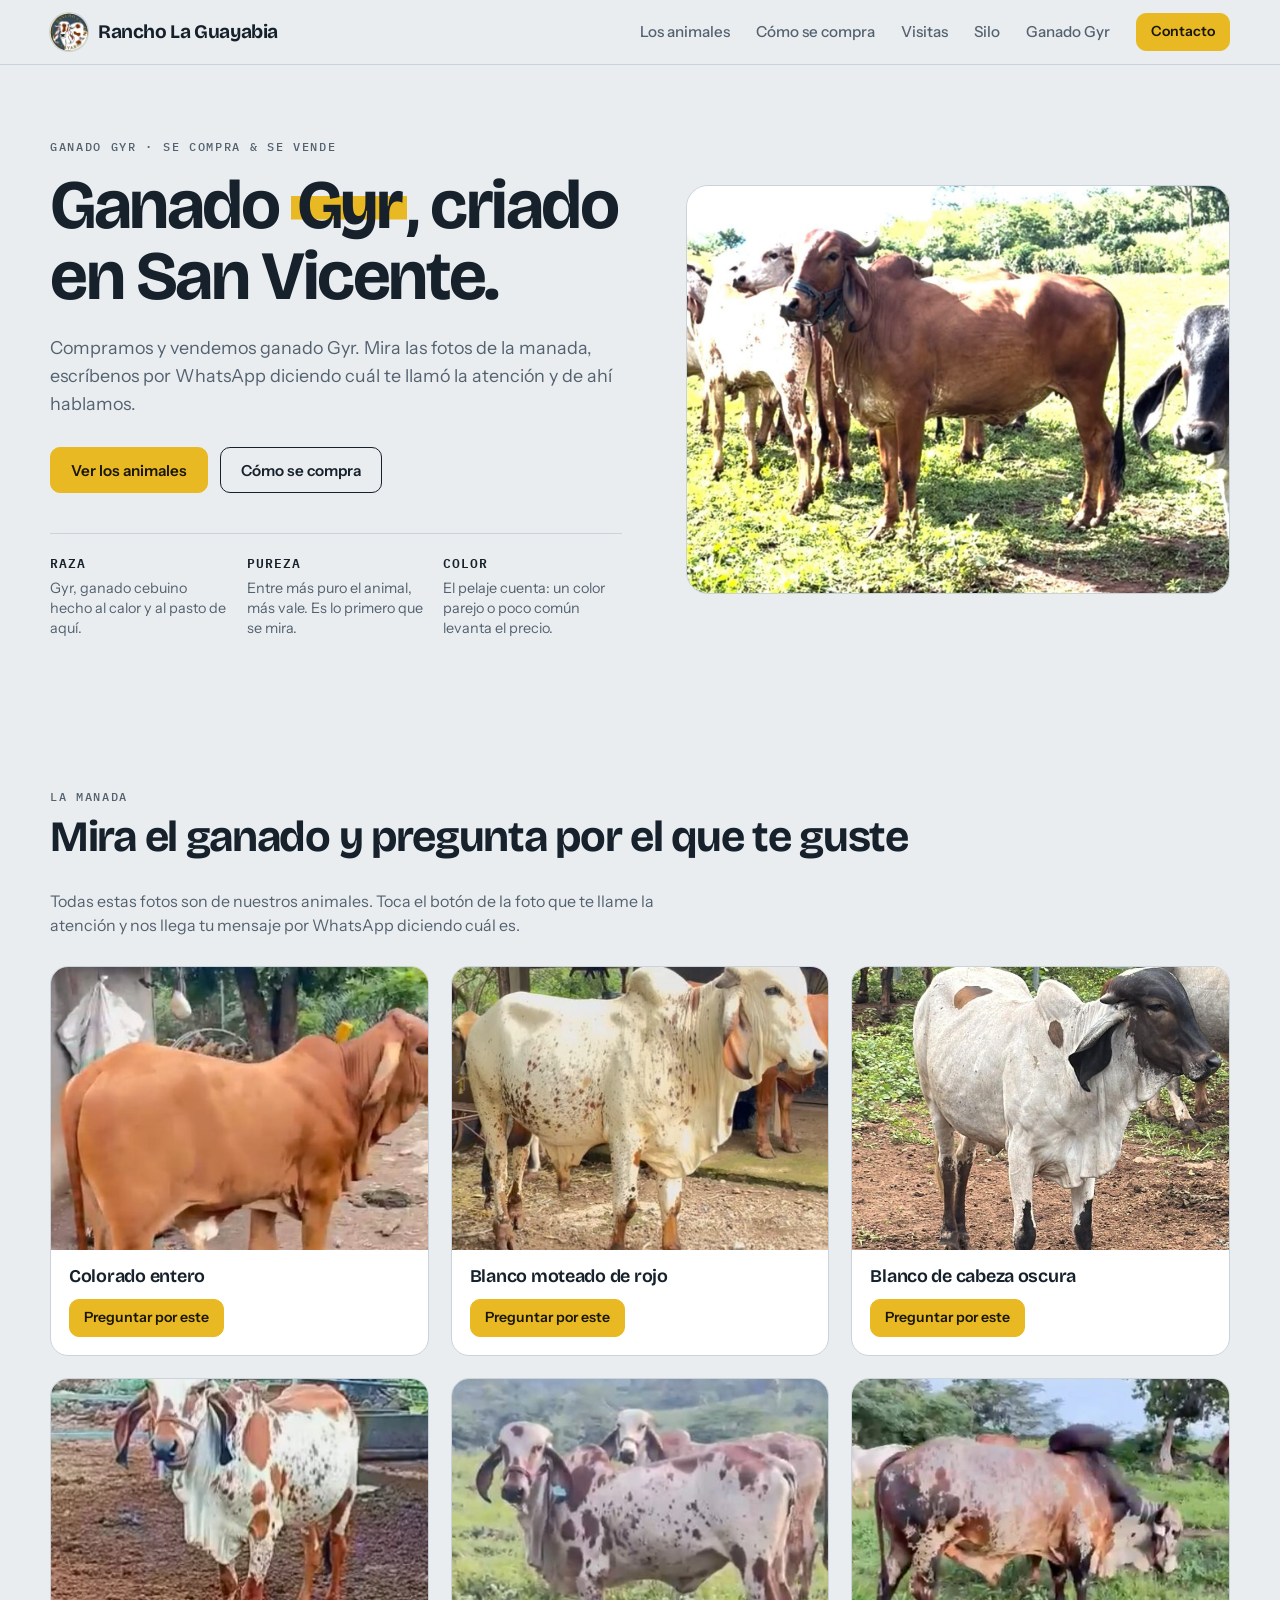
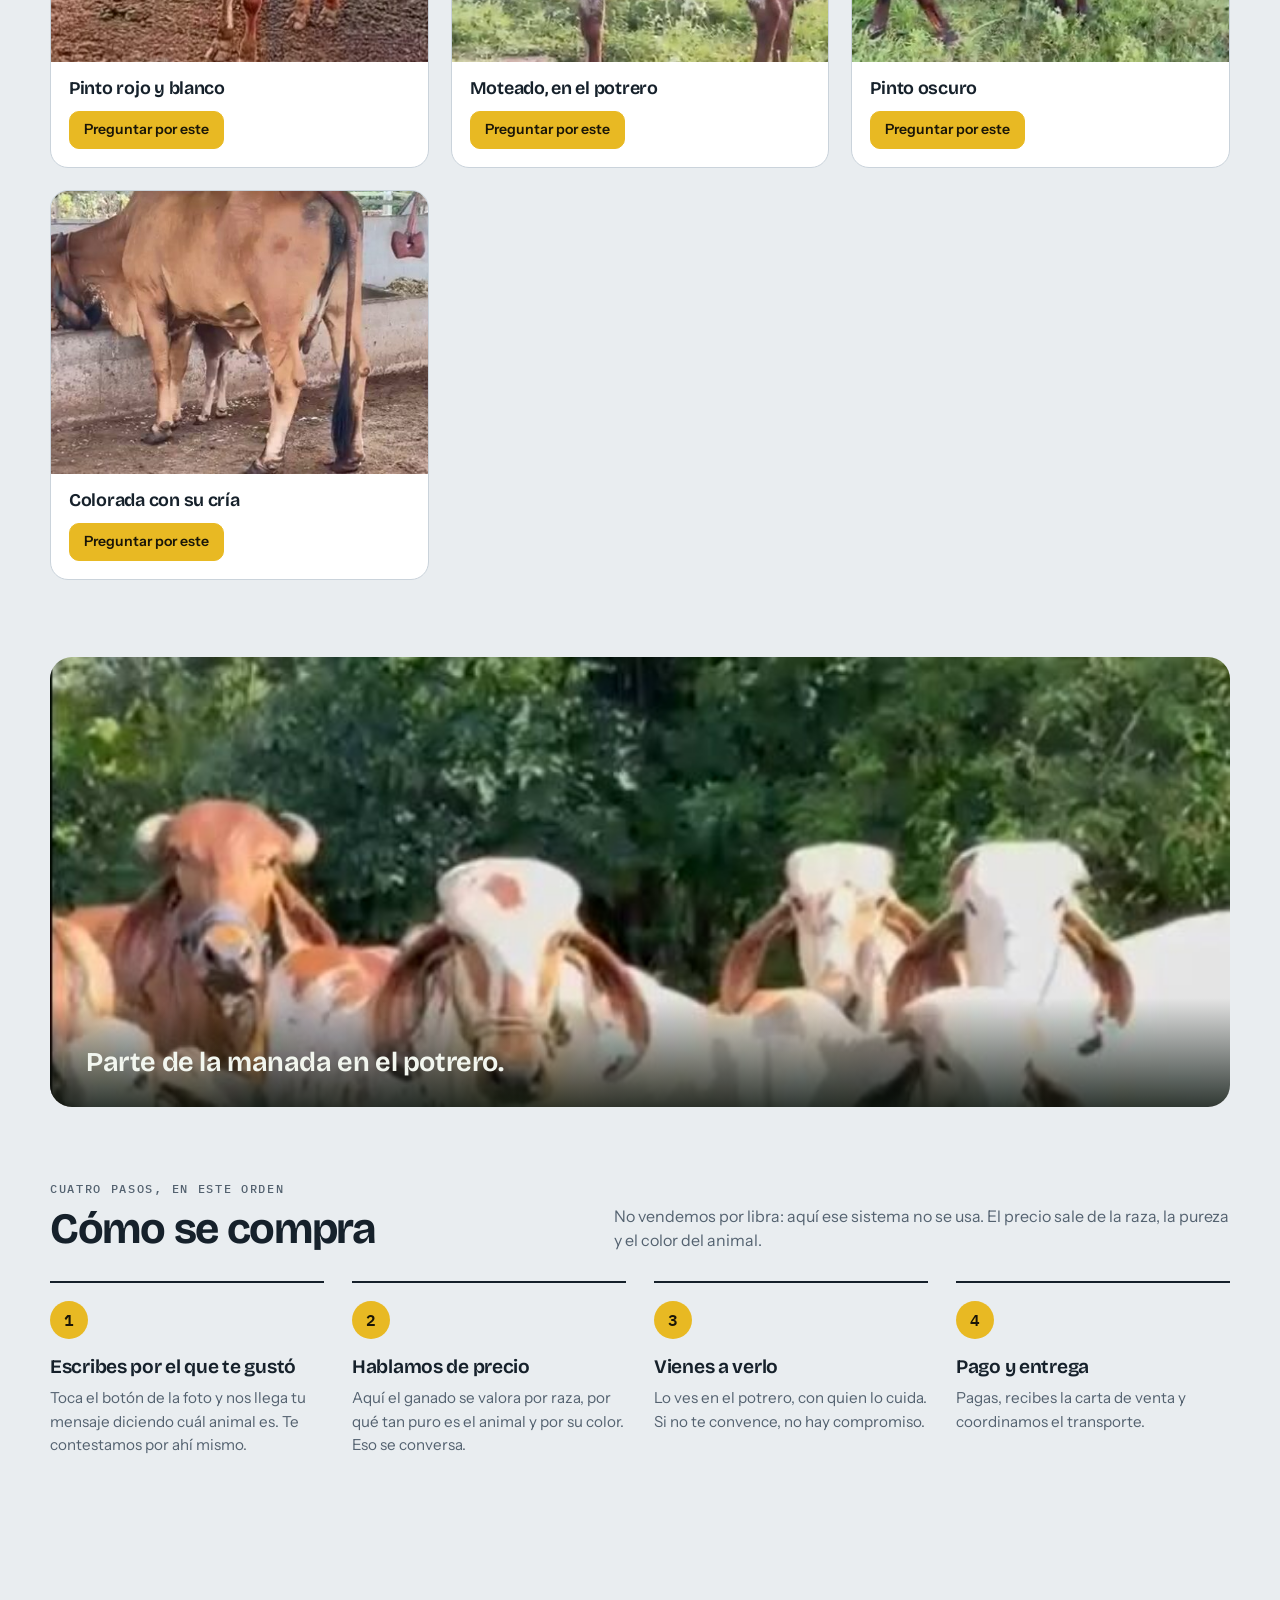
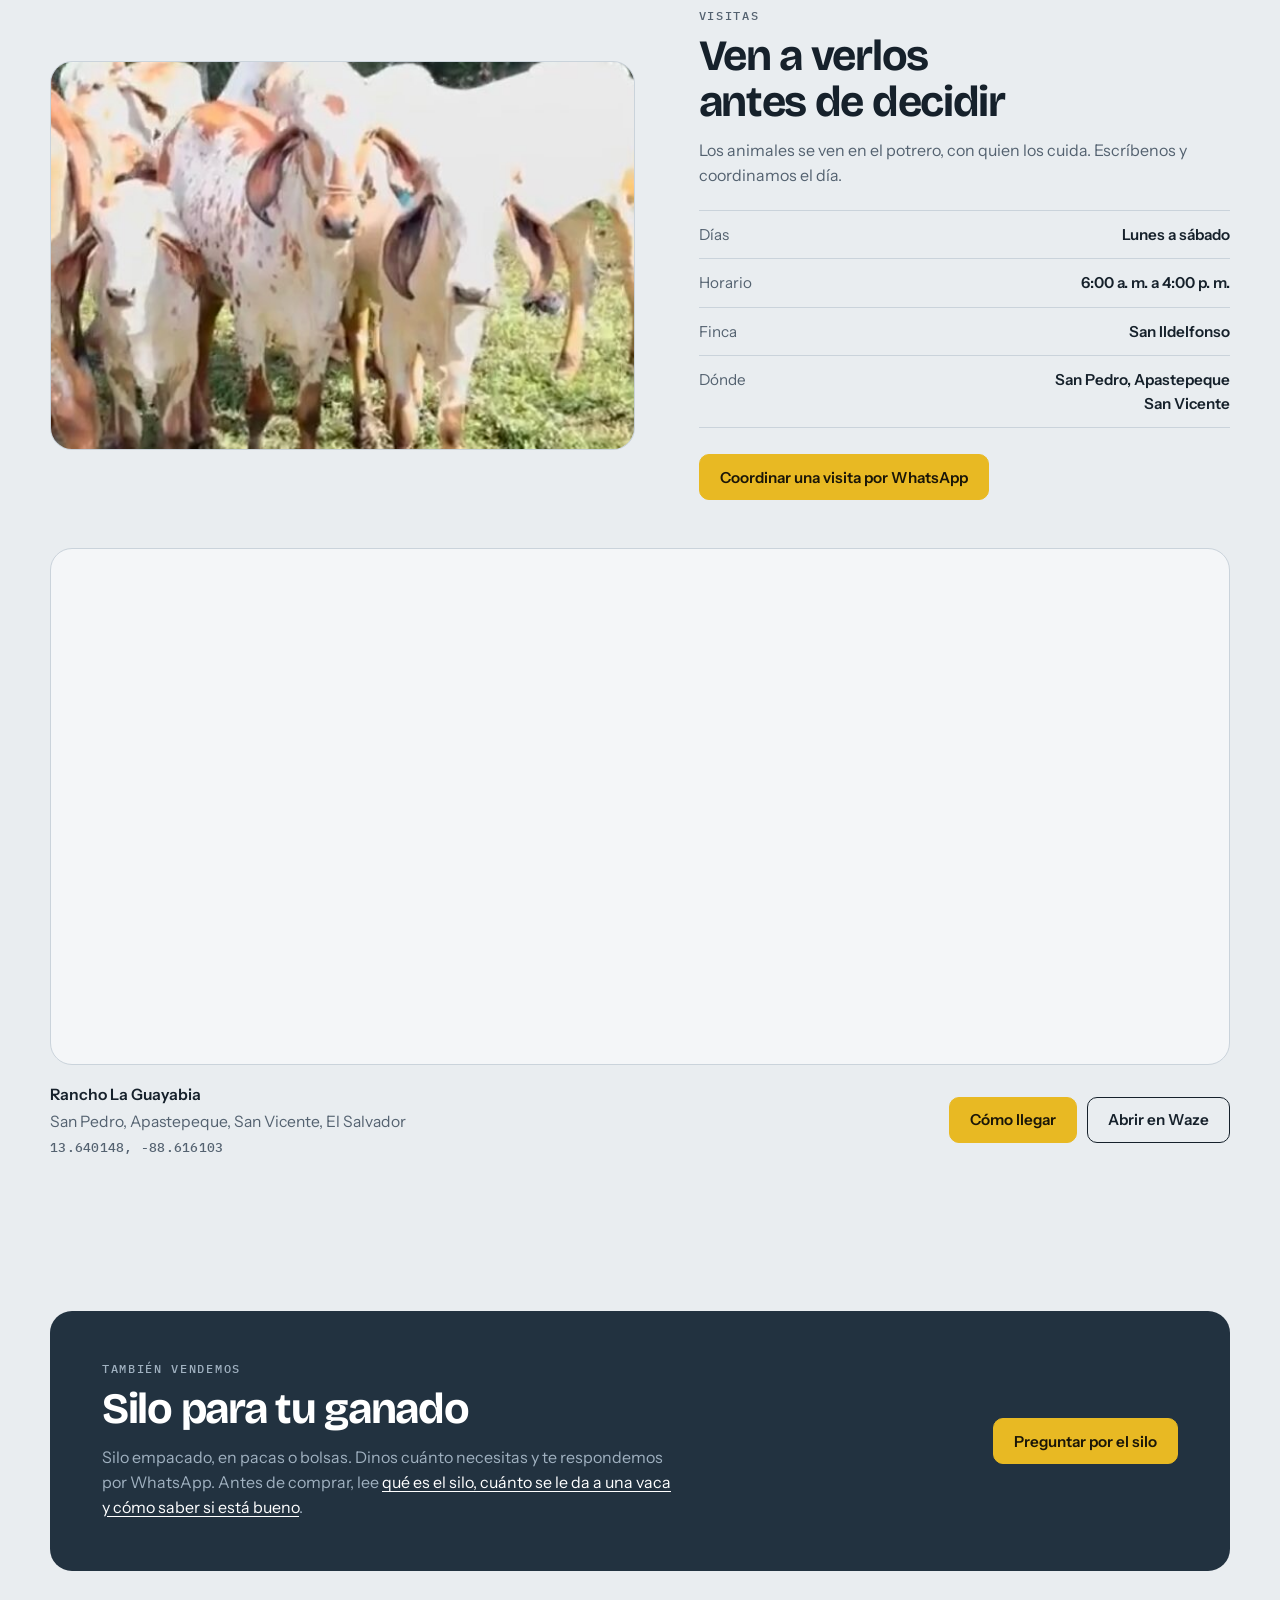
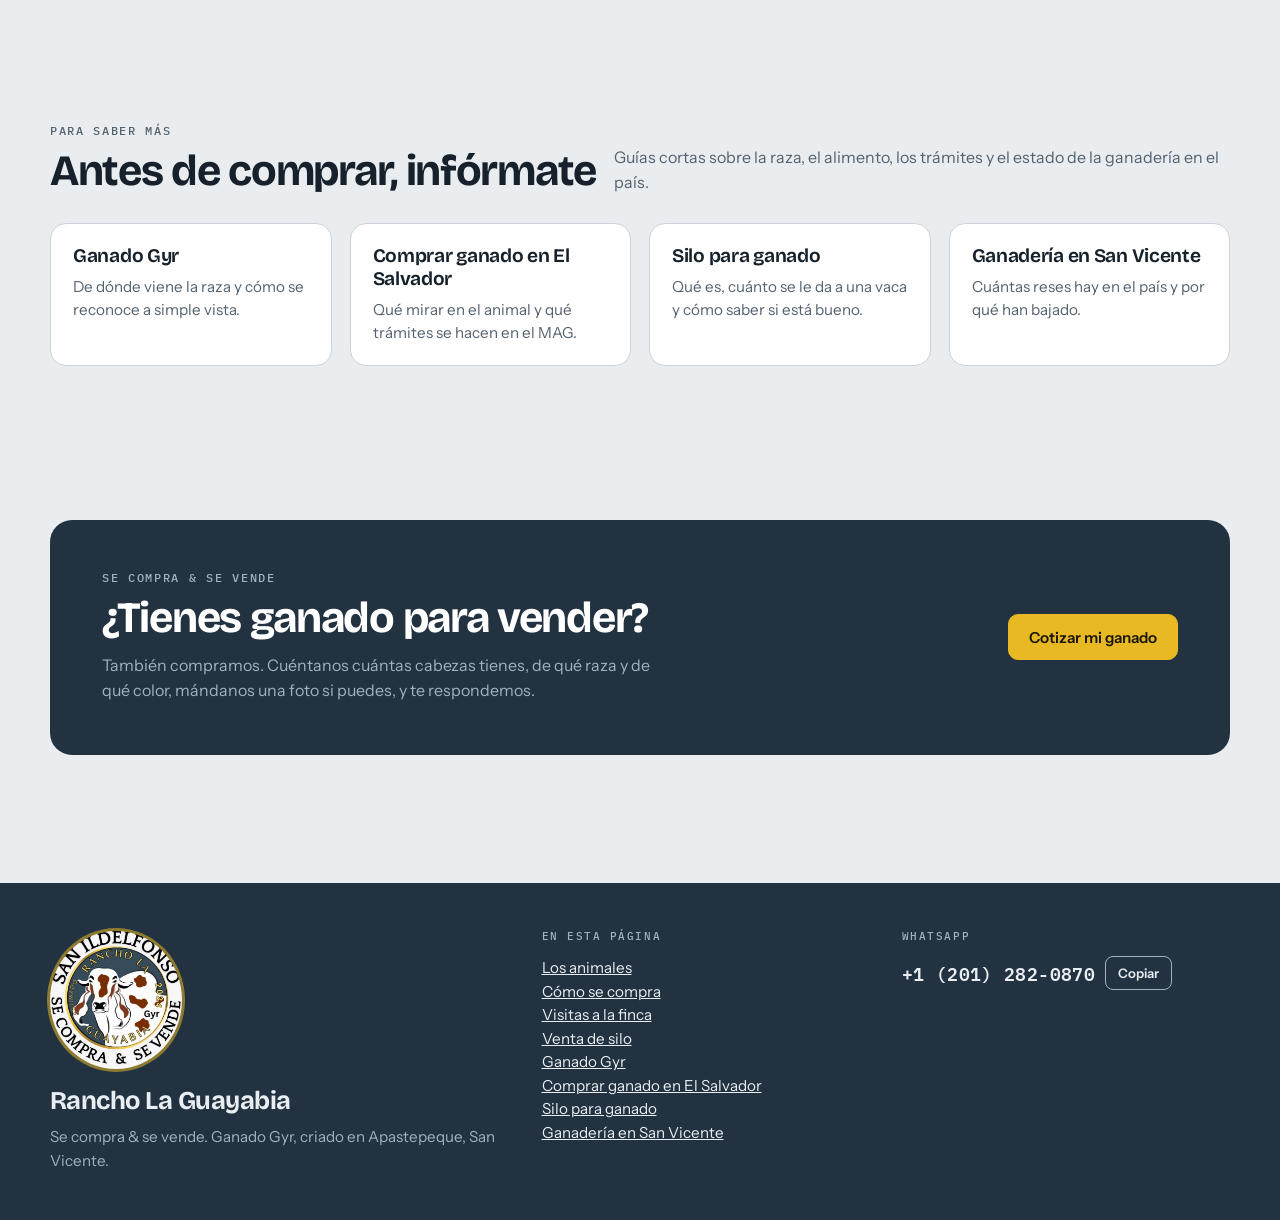
<file: index.html>
<!doctype html>
<html lang="es">
<head>
<meta charset="utf-8">
<meta name="viewport" content="width=device-width,initial-scale=1">
<link rel="preload" as="image" href="img/p5.jpg">
<link rel="icon" type="image/png" href="img/logo-badge.png">
<meta name="theme-color" content="#223240">
<meta name="description" content="Rancho La Guayabia: compra y venta de ganado Gyr y venta de silo en El Salvador. Mire las fotos de los animales y pregunte por el que le guste. El precio se habla por WhatsApp.">
<link rel="canonical" href="https://rancholaguayabia.com/">
<title>Rancho La Guayabia · Venta de ganado</title>

<!-- Tarjeta para cuando el enlace se comparte por WhatsApp, Facebook o Messenger.
     og:image tiene que ser URL absoluta: las rutas relativas no las lee nadie. -->
<meta property="og:type" content="website">
<meta property="og:site_name" content="Rancho La Guayabia">
<meta property="og:locale" content="es_SV">
<meta property="og:url" content="https://rancholaguayabia.com/">
<meta property="og:title" content="Rancho La Guayabia · Se compra &amp; se vende ganado">
<meta property="og:description" content="Ganado Gyr criado en San Vicente. También vendemos silo. Mire las fotos y pregunte por el animal que le guste.">
<meta property="og:image" content="https://rancholaguayabia.com/img/og-silo.jpg">
<meta property="og:image:width" content="1200">
<meta property="og:image:height" content="630">
<meta property="og:image:alt" content="Rancho La Guayabia: se compra y se vende ganado Gyr, también silo, en Apastepeque, San Vicente">
<meta name="twitter:card" content="summary_large_image">
<meta name="twitter:title" content="Rancho La Guayabia · Se compra &amp; se vende ganado">
<meta name="twitter:description" content="Ganado Gyr criado en San Vicente. También vendemos silo. Pregunte por WhatsApp.">
<meta name="twitter:image" content="https://rancholaguayabia.com/img/og-silo.jpg">

<!-- Ficha del negocio para los buscadores: nombre, telefono, direccion, coordenadas
     y horario. Esto es lo que le dice a Google DONDE queda el rancho, mas que el
     mapa de la pagina. -->
<script type="application/ld+json">
{
  "@context": "https://schema.org",
  "@type": "LocalBusiness",
  "name": "Rancho La Guayabia",
  "description": "Compra y venta de ganado Gyr y venta de silo en El Salvador. Finca propia en Apastepeque, San Vicente.",
  "url": "https://rancholaguayabia.com/",
  "image": "https://rancholaguayabia.com/img/og-silo.jpg",
  "logo": "https://rancholaguayabia.com/img/logo.jpg",
  "telephone": "+12012820870",
  "address": {
    "@type": "PostalAddress",
    "addressLocality": "Apastepeque",
    "addressRegion": "San Vicente",
    "addressCountry": "SV"
  },
  "geo": {
    "@type": "GeoCoordinates",
    "latitude": 13.640148,
    "longitude": -88.616103
  },
  "openingHoursSpecification": [{
    "@type": "OpeningHoursSpecification",
    "dayOfWeek": ["Monday","Tuesday","Wednesday","Thursday","Friday","Saturday"],
    "opens": "06:00",
    "closes": "16:00"
  }],
  "areaServed": { "@type": "Country", "name": "El Salvador" }
}
</script>
<link rel="preconnect" href="https://fonts.googleapis.com">
<link rel="preconnect" href="https://fonts.gstatic.com" crossorigin>
<link rel="stylesheet" href="https://fonts.googleapis.com/css2?family=Bricolage+Grotesque:opsz,wght@12..96,400..800&family=IBM+Plex+Mono:wght@400;500;600&family=Instrument+Sans:wght@400..700&display=swap">
<style>
/* Concepto: el libro de lotes de un rancho. Reglas finas, cifras en mono.
   El amarillo (--tag) es el color de marca: botones, resaltador, pasos.
   El arete lleva el azul de los aretes plasticos reales (.eartag), que
   contrasta contra las fotos; si se prefiere amarillo se cambia alli. */
:root{
  --bg:#E9EDF0; --surface:#F4F6F8; --raised:#FFFFFF; --ink:#16212B; --muted:#546270; --line:#CAD3DB;
  --leaf:#3A5168; --leaf-soft:#DCE5ED; --warn:#7B3A12; --warn-soft:#F3E0D2;
  /* Disponible y reservado: verde contra ocre, para que se distingan de un vistazo. */
  --ok:#1C6B41; --ok-soft:#D4EDDF;
  --tag:#E8B923; --tag-ink:#1A1608; --deep:#223240; --deep-ink:#E9EEF2; --deep-muted:#A0B1C0;
  --font-display:"Bricolage Grotesque","Arial Narrow",system-ui,sans-serif;
  --font-body:"Instrument Sans",system-ui,-apple-system,"Segoe UI",sans-serif;
  --font-mono:"IBM Plex Mono",ui-monospace,Menlo,Consolas,monospace;
}
@media (prefers-color-scheme:dark){:root:not([data-theme="light"]){
  --bg:#0E151C; --surface:#141E27; --raised:#1B2733; --ink:#E9EEF2; --muted:#9DAEBD; --line:#2B3947;
  --leaf:#8FB4DA; --leaf-soft:#1D3144; --warn:#E9A875; --warn-soft:#3A2616; --deep:#0A1017;
  --ok:#74D6A0; --ok-soft:#10301F; color-scheme:dark}}
:root[data-theme="dark"]{
  --bg:#0E151C; --surface:#141E27; --raised:#1B2733; --ink:#E9EEF2; --muted:#9DAEBD; --line:#2B3947;
  --leaf:#8FB4DA; --leaf-soft:#1D3144; --warn:#E9A875; --warn-soft:#3A2616; --deep:#0A1017;
  --ok:#74D6A0; --ok-soft:#10301F; color-scheme:dark}
*{box-sizing:border-box}
html{scroll-behavior:smooth;scroll-padding-top:84px}
body{margin:0;background:var(--bg);color:var(--ink);font:400 16px/1.55 var(--font-body);-webkit-font-smoothing:antialiased}
body.has-bar{padding-bottom:96px}
h1,h2,h3,p,dl,dd,ul,ol,figure{margin:0}
ul,ol{padding:0;list-style:none}
a{color:inherit}
button,select{font:inherit;color:inherit}
:focus-visible{outline:3px solid var(--leaf);outline-offset:3px}
.wrap{width:100%;max-width:1244px;margin-inline:auto;padding-inline:clamp(16px,4vw,32px)}
.mono{font-family:var(--font-mono);font-variant-numeric:tabular-nums}
.eyebrow{font:500 12px/1 var(--font-mono);letter-spacing:.14em;text-transform:uppercase;color:var(--muted)}

/* franja de demo y barra superior */
.demo{background:var(--deep);color:var(--deep-ink);font:500 12px/1.4 var(--font-mono);letter-spacing:.03em;padding:8px 0}
.demo b{background:var(--tag);color:var(--tag-ink);padding:2px 7px;border-radius:3px;margin-right:10px;letter-spacing:.1em}
.top{position:sticky;top:env(safe-area-inset-top,0px);z-index:20;background:color-mix(in srgb,var(--bg) 90%,transparent);backdrop-filter:blur(10px);border-bottom:1px solid var(--line)}
.top .wrap{display:flex;align-items:center;justify-content:space-between;gap:16px;min-height:64px}
.brand{display:flex;align-items:center;gap:10px;text-decoration:none;font:700 1.2rem/1 var(--font-display);letter-spacing:-.02em;white-space:nowrap}
.brand svg{width:30px;height:30px;flex:none}
.nav{display:flex;align-items:center;gap:26px;font-size:.95rem;font-weight:500}
.nav a{text-decoration:none;color:var(--muted)}
.nav a:hover{color:var(--ink)}
@media (max-width:760px){.nav a.hide-s{display:none}.nav{gap:14px}
  /* el nombre completo en una sola linea, junto al boton de contacto */
  .brand{font-size:1.02rem;gap:8px}.brand .logo{width:34px;height:34px}}

/* botones */
.btn{display:inline-flex;align-items:center;justify-content:center;gap:8px;min-height:46px;padding:0 20px;border-radius:10px;border:1.5px solid var(--ink);background:transparent;font-weight:600;font-size:.95rem;text-decoration:none;cursor:pointer;transition:transform .15s,background .15s}
.btn:hover{transform:translateY(-1px)}
.btn.primary{background:var(--tag);border-color:var(--tag);color:var(--tag-ink)}
.btn.primary:hover{background:#FFD23A}
.btn.sm{min-height:38px;padding:0 14px;font-size:.88rem}
.btn[disabled]{opacity:.5;cursor:not-allowed;transform:none}

/* arete: el numero de lote */
.eartag{display:inline-flex;flex-direction:column;align-items:center;gap:2px;position:relative;background:#2E7BE6;color:#07090C;border-radius:10px 10px 16px 16px;padding:16px 12px 8px;font-family:var(--font-mono);font-weight:600;line-height:1;box-shadow:0 2px 0 rgba(0,0,0,.18)}
.eartag::before{content:"";position:absolute;top:5px;left:50%;width:8px;height:8px;margin-left:-4px;border-radius:50%;background:rgba(0,0,0,.38)}
.eartag small{font-size:9px;letter-spacing:.16em;opacity:.7;font-weight:500}
.eartag span{font-size:1.15rem;letter-spacing:.02em}
.eartag.lg{padding:22px 16px 11px;border-radius:12px 12px 20px 20px}
.eartag.lg span{font-size:1.7rem}

/* hero */
.hero{display:grid;grid-template-columns:minmax(0,1.05fr) minmax(0,1fr);gap:clamp(28px,5vw,72px);align-items:center;padding-block:clamp(32px,6vw,76px)}
.hero h1{font:700 clamp(2.5rem,5.4vw,4.5rem)/1.02 var(--font-display);letter-spacing:-.035em;text-wrap:balance;margin-top:18px}
/* El resaltador se mide en em (contra la letra), no en % de la caja de linea:
   con line-height 1.02 los porcentajes caian debajo de las letras y parecia
   un subrayado torcido. box-decoration-break lo reparte si el texto se parte. */
.hero h1 mark{background:linear-gradient(var(--tag),var(--tag)) no-repeat 0 .46em/100% .34em;color:inherit;padding:0 .08em;-webkit-box-decoration-break:clone;box-decoration-break:clone}
.hero .lead{margin-top:22px;max-width:52ch;font-size:1.12rem;color:var(--muted)}
.hero .cta{display:flex;flex-wrap:wrap;gap:12px;margin-top:30px}
.facts{display:grid;grid-template-columns:repeat(3,minmax(0,1fr));gap:18px;margin-top:40px;padding-top:22px;border-top:1px solid var(--line)}
.facts li{font-size:.9rem;color:var(--muted);line-height:1.4}
.facts b{display:block;font:600 .8rem/1.2 var(--font-mono);letter-spacing:.08em;text-transform:uppercase;color:var(--ink);margin-bottom:6px}
.stage{position:relative;border:1px solid var(--line);border-radius:22px;overflow:hidden;background:var(--raised)}
.stage .eartag{position:absolute;left:22px;top:0;z-index:2}
.scene{display:block;width:100%;height:auto;aspect-ratio:420/270}
.stage-ledger{display:grid;grid-template-columns:repeat(3,minmax(0,1fr));border-top:1px solid var(--line)}
.stage-ledger div{padding:14px 18px}
.stage-ledger div+div{border-left:1px solid var(--line)}
.stage-ledger dt,.ledger dt{font:500 10.5px/1 var(--font-mono);letter-spacing:.12em;text-transform:uppercase;color:var(--muted)}
.stage-ledger dd{font:600 1.15rem/1.2 var(--font-mono);margin-top:8px;font-variant-numeric:tabular-nums}
.stage-ledger small,.ledger small{font-weight:400;font-size:.72em;color:var(--muted)}
@media (max-width:860px){.hero{grid-template-columns:minmax(0,1fr)}.facts{grid-template-columns:minmax(0,1fr);gap:12px}}

/* secciones */
.sec{padding-block:clamp(40px,6vw,80px)}
.sec-head{display:flex;flex-wrap:wrap;justify-content:space-between;align-items:end;gap:16px;margin-bottom:28px}
.sec h2{font:700 clamp(1.8rem,3.6vw,2.7rem)/1.06 var(--font-display);letter-spacing:-.03em;text-wrap:balance;margin-top:12px}
.sec .sub{color:var(--muted);max-width:56ch;margin-top:12px}

/* catalogo */
.tools{display:flex;flex-wrap:wrap;gap:14px 20px;align-items:center;justify-content:space-between;margin-bottom:22px}
.chips{display:flex;flex-wrap:wrap;gap:8px}
.chip{display:inline-flex;align-items:center;gap:8px;min-height:40px;padding:0 15px;border-radius:999px;border:1.5px solid var(--line);background:var(--raised);font-weight:500;font-size:.92rem;cursor:pointer}
.chip:hover{border-color:var(--ink)}
.chip[aria-pressed="true"]{background:var(--ink);border-color:var(--ink);color:var(--bg)}
.chip em{font:500 .75rem/1 var(--font-mono);font-style:normal;opacity:.65}
.selects{display:flex;flex-wrap:wrap;gap:10px}
.select{min-height:40px;border:1.5px solid var(--line);border-radius:10px;background:var(--raised);padding:0 34px 0 12px;font-size:.9rem;appearance:none;background-image:linear-gradient(45deg,transparent 50%,var(--muted) 50%),linear-gradient(135deg,var(--muted) 50%,transparent 50%);background-position:calc(100% - 17px) 17px,calc(100% - 12px) 17px;background-size:5px 5px;background-repeat:no-repeat}
.count{font:500 .8rem/1 var(--font-mono);color:var(--muted);margin-bottom:14px;letter-spacing:.04em}
/* GALERIA: la foto manda. El pie es solo el nombre del color y el boton de
   WhatsApp; a 1 columna en el telefono, 2 en tableta, 3 en pantalla grande. */
.galeria{display:grid;grid-template-columns:repeat(auto-fill,minmax(min(100%,300px),1fr));gap:22px}
.animal{position:relative;display:flex;flex-direction:column;background:var(--raised);border:1px solid var(--line);border-radius:18px;overflow:hidden;transition:transform .18s,border-color .18s,box-shadow .18s}
.animal:hover{transform:translateY(-3px);border-color:var(--ink);box-shadow:0 14px 30px -18px rgba(10,30,18,.5)}
.animal>img{display:block;width:100%;aspect-ratio:4/3;object-fit:cover;background:var(--line)}
/* Nombre arriba y boton abajo, siempre: si se dejan en la misma fila, los
   nombres cortos quedan pegados al boton y la cuadricula se ve despareja. */
.animal figcaption{display:flex;flex-direction:column;align-items:flex-start;gap:12px;padding:16px 18px 18px;margin-top:auto}
.animal-nombre{font:650 1.12rem/1.2 var(--font-display);letter-spacing:-.015em}
.grid{display:grid;grid-template-columns:repeat(auto-fill,minmax(min(100%,296px),1fr));gap:22px}
.card{position:relative;display:flex;flex-direction:column;background:var(--raised);border:1px solid var(--line);border-radius:18px;overflow:hidden;transition:transform .18s,border-color .18s,box-shadow .18s}
.card:hover{transform:translateY(-3px);border-color:var(--ink);box-shadow:0 14px 30px -18px rgba(10,30,18,.5)}
.card:has(.open:focus-visible){outline:3px solid var(--leaf);outline-offset:3px}
.card .vis{position:relative}
.card .vis .eartag{position:absolute;left:16px;top:0;z-index:2}
.status{position:absolute;right:12px;top:12px;z-index:2;font:600 10.5px/1 var(--font-mono);letter-spacing:.1em;text-transform:uppercase;padding:6px 9px;border-radius:999px;display:inline-flex;align-items:center;gap:6px;box-shadow:0 1px 6px rgba(8,18,12,.22)}
.status::before{content:"";width:6px;height:6px;border-radius:50%;background:currentColor}
.status.ok{background:var(--ok-soft);color:var(--ok)}
.status.res{background:var(--warn-soft);color:var(--warn)}
.card .body{display:flex;flex-direction:column;gap:14px;padding:18px 18px 16px;flex:1}
.card h3{font:650 1.35rem/1.15 var(--font-display);letter-spacing:-.02em}
.card .where{font-size:.88rem;color:var(--muted);margin-top:4px}
.ledger{display:grid;grid-template-columns:repeat(3,minmax(0,1fr));border-block:1px solid var(--line)}
.ledger div{padding:10px 0 11px}
.ledger div+div{padding-left:14px;border-left:1px solid var(--line)}
.ledger dd{font:600 1rem/1.2 var(--font-mono);margin-top:7px;font-variant-numeric:tabular-nums}
.ledger dd.ask,.specs dd.ask{font:600 .92rem/1.3 var(--font-body);color:var(--leaf)}
.mini{display:flex;flex-wrap:wrap;gap:6px}
.mini li{font-size:.76rem;padding:4px 9px;border-radius:6px;background:var(--surface);border:1px solid var(--line);color:var(--muted)}
.card .more{margin-top:auto;display:flex;justify-content:space-between;align-items:center;font-weight:600;font-size:.92rem}
.card .open{all:unset;cursor:pointer;position:absolute;inset:0;z-index:3}
.empty{border:1.5px dashed var(--line);border-radius:16px;padding:44px 20px;text-align:center;color:var(--muted)}

/* como se compra */
.steps{display:grid;grid-template-columns:repeat(4,minmax(0,1fr));gap:28px;counter-reset:paso}
.steps li{border-top:2px solid var(--ink);padding-top:18px}
.steps .n{display:grid;place-items:center;width:38px;height:38px;border-radius:50%;background:var(--tag);color:var(--tag-ink);font:600 1rem/1 var(--font-mono)}
.steps h3{font:650 1.2rem/1.2 var(--font-display);letter-spacing:-.015em;margin:16px 0 8px}
.steps p{color:var(--muted);font-size:.95rem}
@media (max-width:900px){.steps{grid-template-columns:repeat(2,minmax(0,1fr))}}
@media (max-width:520px){.steps{grid-template-columns:minmax(0,1fr)}}

/* sanidad */
.sanidad{display:grid;grid-template-columns:minmax(0,1fr) minmax(0,1.15fr);gap:clamp(24px,5vw,64px);align-items:start}
.docs{display:grid;gap:12px;margin-top:26px}
.docs li{display:flex;gap:12px;align-items:flex-start;font-size:.98rem}
.docs svg{flex:none;width:22px;height:22px;margin-top:2px;color:var(--leaf)}
.sheet{background:var(--raised);border:1px solid var(--line);border-radius:16px;overflow:hidden}
.sheet header{display:flex;flex-wrap:wrap;gap:10px 16px;align-items:center;justify-content:space-between;padding:16px 20px;border-bottom:1px solid var(--line);background:var(--surface)}
.sheet header b{font:600 .95rem/1 var(--font-mono)}
.sheet .scroll{overflow-x:auto}
.sheet table{width:100%;border-collapse:collapse;font-size:.92rem;min-width:440px}
.sheet th{font:500 10.5px/1 var(--font-mono);letter-spacing:.12em;text-transform:uppercase;color:var(--muted);text-align:left;padding:12px 20px}
.sheet td{padding:14px 20px;border-top:1px solid var(--line)}
.sheet td:first-child{font-family:var(--font-mono);white-space:nowrap;color:var(--muted);font-size:.85rem}
.sheet .res-ok{color:var(--leaf);font-weight:600}
@media (max-width:860px){.sanidad{grid-template-columns:minmax(0,1fr)}}

/* pie */
footer{background:var(--deep);color:var(--deep-ink);margin-top:clamp(24px,4vw,56px)}
.foot{display:grid;grid-template-columns:1.4fr 1fr 1fr;gap:32px;padding-block:48px}
.foot h3{font:500 11px/1 var(--font-mono);letter-spacing:.14em;text-transform:uppercase;color:var(--deep-muted);margin-bottom:14px}
.foot p,.foot li{color:var(--deep-ink);font-size:.95rem}
.foot .big{font:700 1.6rem/1.1 var(--font-display);letter-spacing:-.02em;margin-bottom:10px}
.foot .muted{color:var(--deep-muted)}
.num{display:flex;flex-wrap:wrap;align-items:center;gap:10px}
.num code{font:600 1.15rem/1 var(--font-mono);letter-spacing:.02em;user-select:all}
.copy{min-height:34px;padding:0 12px;border-radius:8px;border:1.5px solid var(--deep-muted);background:transparent;color:var(--deep-ink);font-size:.82rem;font-weight:600;cursor:pointer}
.copy:hover{border-color:var(--tag);color:var(--tag)}
@media (max-width:820px){.foot{grid-template-columns:minmax(0,1fr)}}

/* barra de seleccion */
.bar{position:fixed;left:0;right:0;bottom:0;z-index:30;background:var(--deep);color:var(--deep-ink);border-top:1px solid #2c4636;padding:12px 0 calc(12px + env(safe-area-inset-bottom,0px))}
.bar .wrap{display:flex;flex-wrap:wrap;gap:10px 22px;align-items:center;justify-content:space-between}
.bar .sum{display:flex;flex-wrap:wrap;gap:4px 22px;align-items:baseline}
.bar .sum span{font-size:.9rem;color:var(--deep-muted)}
.bar .sum b{font:600 1.3rem/1 var(--font-mono);color:var(--deep-ink)}
.bar .acts{display:flex;flex-wrap:wrap;gap:10px}
.bar .btn:not(.primary){border-color:#4a6554;color:var(--deep-ink)}
.tray{position:fixed;left:0;right:0;bottom:var(--bar-h,72px);z-index:29;background:var(--raised);border-top:1px solid var(--line);box-shadow:0 -18px 40px -24px rgba(0,0,0,.5);max-height:50vh;overflow:auto}
.tray .wrap{padding-block:16px}
.tray li{display:grid;grid-template-columns:auto minmax(0,1fr) auto;gap:6px 14px;align-items:center;padding:10px 0;border-bottom:1px solid var(--line)}
.tray li:last-child{border-bottom:0}
.tray .eartag{padding:12px 8px 6px;border-radius:8px 8px 12px 12px}
.tray .eartag span{font-size:.9rem}
.tray .eartag::before{top:4px;width:6px;height:6px;margin-left:-3px}
.tray .t{font-weight:600}
.tray .t small{display:block;font-weight:400;color:var(--muted)}
.link{background:none;border:0;padding:6px 2px;color:var(--muted);text-decoration:underline;cursor:pointer;font-size:.88rem}

/* ficha (cajon lateral) */
.shade{position:fixed;inset:0;z-index:40;background:rgba(8,18,12,.55);backdrop-filter:blur(2px)}
.drawer{position:fixed;top:0;right:0;bottom:0;z-index:41;width:min(520px,100%);background:var(--bg);border-left:1px solid var(--line);overflow-y:auto;padding-bottom:env(safe-area-inset-bottom,0px);box-shadow:-30px 0 60px -30px rgba(0,0,0,.6)}
.drawer .close{position:absolute;right:12px;top:12px;z-index:3;width:42px;height:42px;border-radius:50%;border:0;background:rgba(255,255,255,.92);color:#12201A;font-size:1.4rem;line-height:1;cursor:pointer;box-shadow:0 2px 10px rgba(0,0,0,.25)}
.drawer .vis{position:relative}
.drawer .vis .eartag{position:absolute;left:22px;top:0;z-index:2}
.drawer .in{padding:22px 24px 28px;display:grid;gap:22px}
.drawer h2{font:700 1.9rem/1.08 var(--font-display);letter-spacing:-.025em}
.drawer .where{color:var(--muted);margin-top:6px}
.specs{display:grid;grid-template-columns:repeat(2,minmax(0,1fr));gap:0 20px;border-top:1px solid var(--line)}
.specs div{padding:12px 0;border-bottom:1px solid var(--line)}
.specs dt{font:500 10.5px/1 var(--font-mono);letter-spacing:.12em;text-transform:uppercase;color:var(--muted)}
.specs dd{margin-top:7px;font-weight:600}
.specs dd.mono{font-family:var(--font-mono)}
.drawer h3{font:500 11px/1 var(--font-mono);letter-spacing:.14em;text-transform:uppercase;color:var(--muted);margin-bottom:12px}
.checks{display:grid;gap:8px}
.checks li{display:flex;gap:10px;align-items:center;font-size:.96rem}
.checks svg{flex:none;width:20px;height:20px;color:var(--leaf)}
.nota{padding:14px 16px;border-radius:12px;background:var(--surface);border:1px solid var(--line);font-size:.95rem;color:var(--muted)}
.calc{border:1.5px solid var(--ink);border-radius:16px;padding:18px;display:grid;gap:14px;background:var(--raised)}
.calc .row{display:flex;justify-content:space-between;align-items:center;gap:12px}
.step{display:inline-flex;align-items:center;border:1.5px solid var(--line);border-radius:10px;overflow:hidden}
.step button{width:42px;height:42px;border:0;background:var(--surface);font-size:1.2rem;cursor:pointer}
.step button:hover{background:var(--line)}
.step output{min-width:48px;text-align:center;font:600 1.05rem var(--font-mono)}
.calc .lines{display:grid;gap:6px;font-size:.92rem;color:var(--muted)}
.calc .lines div{display:flex;justify-content:space-between;gap:12px}
.calc .lines b{font-family:var(--font-mono);color:var(--ink);font-weight:500}
.calc .total{display:flex;justify-content:space-between;align-items:baseline;gap:12px;padding-top:12px;border-top:1px solid var(--line)}
.calc .total span{font:500 11px/1 var(--font-mono);letter-spacing:.12em;text-transform:uppercase;color:var(--muted)}
.calc .total b{font:700 2rem/1 var(--font-mono);letter-spacing:-.02em}
.calc .foot-note{font-size:.8rem;color:var(--muted)}
.drawer .actions{display:grid;gap:10px}

/* fotos */
img.photo{display:block;width:100%;height:auto;aspect-ratio:420/270;object-fit:cover;background:var(--surface)}
.band-fig{position:relative;margin:0;border-radius:22px;overflow:hidden;aspect-ratio:21/8;background:var(--surface)}
.band-fig img{position:absolute;inset:0;width:100%;height:100%;object-fit:cover;object-position:50% 50%}
.band-fig figcaption{position:absolute;left:0;right:0;bottom:0;padding:48px clamp(18px,3vw,36px) clamp(16px,2.4vw,28px);background:linear-gradient(transparent,rgba(8,18,12,.82));color:#F2F6EF;font:650 clamp(1.1rem,2.2vw,1.7rem)/1.2 var(--font-display);letter-spacing:-.015em;text-wrap:balance}
.band-fig figcaption small{display:block;margin-top:8px;font:500 .8rem/1.4 var(--font-mono);letter-spacing:.06em;color:#C5D3C8}
@media (max-width:640px){.band-fig{aspect-ratio:4/3}}
.sheet .ph{display:block;width:100%;aspect-ratio:16/9;object-fit:cover;object-position:50% 50%;border-bottom:1px solid var(--line)}

.brand .logo{width:38px;height:38px;border-radius:50%;flex:none;box-shadow:0 0 0 1px var(--line)}
.flogo{display:block;width:132px;height:auto;border-radius:50%;background:#F7F7F7;margin-bottom:18px;box-shadow:0 0 0 3px rgba(232,185,35,.55)}
.buy{display:grid;grid-template-columns:minmax(0,1.5fr) auto;gap:clamp(20px,4vw,48px);align-items:center;background:var(--deep);color:var(--deep-ink);border-radius:22px;padding:clamp(26px,5vw,52px)}
.buy .btn{text-align:center;white-space:nowrap}
.buy .eyebrow{color:var(--deep-muted)}
.buy h2{margin-top:12px;color:#fff}
.buy p{color:var(--deep-muted);max-width:52ch;margin-top:12px}
@media (max-width:700px){.buy{grid-template-columns:minmax(0,1fr)}.buy .btn{width:100%}}
.visit{display:grid;grid-template-columns:minmax(0,1.1fr) minmax(0,1fr);gap:clamp(24px,5vw,64px);align-items:center}
.visit img{display:block;width:100%;aspect-ratio:3/2;object-fit:cover;border-radius:22px;border:1px solid var(--line)}
.visit .when{display:grid;gap:0;margin:22px 0 26px;border-top:1px solid var(--line)}
.visit .when div{display:flex;justify-content:space-between;gap:16px;padding:12px 0;border-bottom:1px solid var(--line);font-size:.95rem}
.visit .when dt{color:var(--muted)}
.visit .when dd{font-weight:600;text-align:right}
@media (max-width:860px){.visit{grid-template-columns:minmax(0,1fr)}}

/* mapa: el iframe de OpenStreetMap no pide llave ni rastrea.
   Los botones de abajo son la parte util: abren la app de mapas del visitante. */
.mapa{margin-top:clamp(28px,5vw,48px)}
.mapa-caja{position:relative;border:1px solid var(--line);border-radius:22px;overflow:hidden;background:var(--surface);aspect-ratio:16/7}
.mapa-caja iframe{position:absolute;inset:0;width:100%;height:100%;border:0;display:block}
.mapa-pie{display:flex;flex-wrap:wrap;gap:14px 20px;align-items:center;justify-content:space-between;margin-top:18px}
.mapa-dir{font-size:.98rem;color:var(--muted);max-width:46ch}
.mapa-dir b{display:block;color:var(--ink);font-weight:600;margin-bottom:3px}
.mapa-dir .coord{font:500 .82rem/1.4 var(--font-mono);letter-spacing:.02em;display:block;margin-top:5px}
.mapa-btns{display:flex;flex-wrap:wrap;gap:10px}
@media (max-width:640px){.mapa-caja{aspect-ratio:4/3}.mapa-btns{width:100%}.mapa-btns .btn{flex:1 1 0;min-width:0}}

/* portada en teléfono: la foto a pantalla completa y el texto encima */
.lead-s,.demo .s,.hs{display:none}
@keyframes sube{from{opacity:0;transform:translateY(14px)}to{opacity:1;transform:none}}
@media (max-width:860px){
  .demo .l{display:none}.demo .s{display:inline}
  .wrap.hero{max-width:none;padding:0;display:block;position:relative;margin-bottom:8px}
  .hero-text{position:absolute;inset:0;z-index:2;display:flex;flex-direction:column;justify-content:flex-end;padding:96px clamp(22px,7vw,40px) 104px;color:#F3F6F9;background:linear-gradient(180deg,rgba(10,17,24,.5) 0%,rgba(10,17,24,0) 26%,rgba(10,17,24,.32) 50%,rgba(10,17,24,.9) 100%)}
  .hero-text>*{animation:sube .7s both}
  .hero-text>*:nth-child(2){animation-delay:.08s}.hero-text>*:nth-child(3){animation-delay:.16s}.hero-text>*:nth-child(5){animation-delay:.24s}
  .hero-text .eyebrow{color:#D6E0EA}
  .hero h1{font-size:clamp(2.2rem,9.6vw,3.3rem);line-height:1.02;color:#fff;margin-top:12px;text-shadow:0 2px 20px rgba(0,0,0,.35)}
  .hero .lead{display:none}
  .hero h1 .hl{display:none}.hero h1 .hs{display:inline}.hero .btn .hl2{display:none}.hero .btn .hs{display:inline}
  .hero h1 mark{color:inherit;white-space:nowrap}
  .hero .lead-s{display:block;margin-top:14px;font-size:1.06rem;line-height:1.45;color:#E8EEF3;max-width:30ch}
  .hero .cta{margin-top:22px;gap:10px;flex-wrap:nowrap}
  .hero .cta .btn{flex:1 1 0;min-width:0;padding:0 12px;white-space:nowrap}
  .hero .cta .btn:not(.primary){border-color:rgba(255,255,255,.75);color:#fff}
  .facts{display:none}
  .stage{border:0;border-radius:0;background:var(--deep)}
  .stage img.photo{height:clamp(520px,calc(100vh - 112px),760px)!important;height:clamp(520px,calc(100svh - 112px),760px)!important;aspect-ratio:auto!important;object-position:33% 50%!important}
  .stage-ledger{position:absolute;left:16px;right:16px;bottom:16px;z-index:3;background:rgba(10,17,24,.5);backdrop-filter:blur(10px);-webkit-backdrop-filter:blur(10px);border:1px solid rgba(255,255,255,.2);border-radius:14px;color:#fff}
  .stage-ledger div{padding:11px 14px}
  .stage-ledger div+div{border-left-color:rgba(255,255,255,.2)}
  .stage-ledger dt{color:#C9D5E0;font-size:9.5px;letter-spacing:.08em}
  .stage-ledger dd{color:#fff;font-size:1.05rem;margin-top:6px}
}
@media (prefers-reduced-motion:reduce){.hero-text>*{animation:none!important}}
@media (prefers-reduced-motion:reduce){*{transition:none!important;scroll-behavior:auto!important}}

/* para saber mas: tres guias */
.saber{display:grid;grid-template-columns:repeat(auto-fit,minmax(min(100%,260px),1fr));gap:18px}
.saber a{display:flex;flex-direction:column;gap:8px;height:100%;padding:20px 22px;border:1px solid var(--line);border-radius:16px;background:var(--raised);text-decoration:none;transition:transform .18s,border-color .18s}
.saber a:hover{transform:translateY(-3px);border-color:var(--ink)}
.saber b{font:650 1.2rem/1.2 var(--font-display);letter-spacing:-.015em}
.saber span{color:var(--muted);font-size:.95rem}
[hidden]{display:none!important}
</style>
</head>
<body>



<header class="top">
  <div class="wrap">
    <a class="brand" href="#inicio" aria-label="Rancho La Guayabia, inicio">
      <img class="logo" src="img/logo-badge.png" width="40" height="40" alt="">
      Rancho La Guayabia
    </a>
    <nav class="nav" aria-label="Principal">
      <a class="hide-s" href="#animales">Los animales</a>
      <a class="hide-s" href="#como">Cómo se compra</a>
      <a class="hide-s" href="#visitas">Visitas</a>
      <a class="hide-s" href="#silo">Silo</a>
      <a class="hide-s" href="/ganado-gyr/">Ganado Gyr</a>
      <a class="btn primary sm" href="#contacto">Contacto</a>
    </nav>
  </div>
</header>

<main id="inicio">
  <section class="wrap hero">
    <div class="hero-text">
      <div class="eyebrow">Ganado Gyr · Se compra &amp; se vende</div>
      <h1><span class="hl">Ganado <mark>Gyr</mark>, criado en San Vicente.</span><span class="hs">Ganado<br><mark>Gyr</mark>,<br>de la finca.</span></h1>
      <p class="lead-s">Mira los animales y pregunta por el que te guste.</p>
      <p class="lead">Compramos y vendemos ganado Gyr. Mira las fotos de la manada, escríbenos por WhatsApp diciendo cuál te llamó la atención y de ahí hablamos.</p>
      <div class="cta">
        <a class="btn primary" href="#animales"><span class="hl2">Ver los animales</span><span class="hs">Ver los animales</span></a>
        <a class="btn" href="#como">Cómo se compra</a>
      </div>
      <ul class="facts">
        <li><b>Raza</b>Gyr, ganado cebuino hecho al calor y al pasto de aquí.</li>
        <li><b>Pureza</b>Entre más puro el animal, más vale. Es lo primero que se mira.</li>
        <li><b>Color</b>El pelaje cuenta: un color parejo o poco común levanta el precio.</li>
      </ul>
    </div>
    <figure class="stage" id="hero-stage"></figure>
  </section>

  <section class="wrap sec" id="animales">
    <div class="sec-head">
      <div>
        <div class="eyebrow">La manada</div>
        <h2>Mira el ganado y pregunta por el que te guste</h2>
      </div>
      <p class="sub">Todas estas fotos son de nuestros animales. Toca el botón de la foto que te llame la atención y nos llega tu mensaje por WhatsApp diciendo cuál es.</p>
    </div>
    <div class="galeria" id="galeria"></div>
  </section>

  <section class="wrap band" aria-label="Manada de ganado en el camino">
    <figure class="band-fig">
      <img src="" alt="Parte de la manada en el potrero, mirando a cámara" id="img-band">
      <figcaption>Parte de la manada en el potrero.</figcaption>
    </figure>
  </section>

  <section class="wrap sec" id="como">
    <div class="sec-head">
      <div>
        <div class="eyebrow">Cuatro pasos, en este orden</div>
        <h2>Cómo se compra</h2>
      </div>
      <p class="sub">No vendemos por libra: aquí ese sistema no se usa. El precio sale de la raza, la pureza y el color del animal.</p>
    </div>
    <ol class="steps">
      <li><span class="n">1</span><h3>Escribes por el que te gustó</h3><p>Toca el botón de la foto y nos llega tu mensaje diciendo cuál animal es. Te contestamos por ahí mismo.</p></li>
      <li><span class="n">2</span><h3>Hablamos de precio</h3><p>Aquí el ganado se valora por raza, por qué tan puro es el animal y por su color. Eso se conversa.</p></li>
      <li><span class="n">3</span><h3>Vienes a verlo</h3><p>Lo ves en el potrero, con quien lo cuida. Si no te convence, no hay compromiso.</p></li>
      <li><span class="n">4</span><h3>Pago y entrega</h3><p>Pagas, recibes la carta de venta y coordinamos el transporte.</p></li>
    </ol>
  </section>

  <section class="wrap sec" id="visitas">
    <div class="visit">
      <img id="img-visita" src="" alt="Dos reses en el corral de manejo">
      <div>
        <div class="eyebrow">Visitas</div>
        <h2>Ven a verlos antes de decidir</h2>
        <p class="sub">Los animales se ven en el potrero, con quien los cuida. Escríbenos y coordinamos el día.</p>
        <dl class="when">
          <div><dt>Días</dt><dd>Lunes a sábado</dd></div>
          <div><dt>Horario</dt><dd>6:00 a. m. a 4:00 p. m.</dd></div>
          <!-- El logo de la marca dice SAN ILDELFONSO. El municipio de San Vicente
               se escribe San Ildefonso, sin la segunda L. Se deja como el logo
               para que no se contradigan; si Adilio confirma que es erratum del
               logo, se corrigen los dos a la vez. -->
          <div><dt>Finca</dt><dd>San Ildelfonso</dd></div>
          <div><dt>Dónde</dt><dd>San Pedro, Apastepeque<br>San Vicente</dd></div>
        </dl>
        <a class="btn primary wa-link" data-wa="Quiero coordinar una visita a la finca. ¿Qué día puedo llegar?" target="_blank" rel="noopener" href="#">Coordinar una visita por WhatsApp</a>
      </div>
    </div>

    <div class="mapa">
      <div class="mapa-caja">
        <iframe
          src="https://www.openstreetmap.org/export/embed.html?bbox=-88.636103%2C13.620148%2C-88.596103%2C13.660148&amp;layer=mapnik&amp;marker=13.640148%2C-88.616103"
          loading="lazy" referrerpolicy="no-referrer-when-downgrade"
          title="Mapa de la ubicación del Rancho La Guayabia en Apastepeque, San Vicente"></iframe>
      </div>
      <div class="mapa-pie">
        <p class="mapa-dir">
          <b>Rancho La Guayabia</b>
          San Pedro, Apastepeque, San Vicente, El Salvador
          <span class="coord">13.640148, -88.616103</span>
        </p>
        <div class="mapa-btns">
          <a class="btn primary" target="_blank" rel="noopener"
             href="https://www.google.com/maps/dir/?api=1&amp;destination=13.640148%2C-88.616103">Cómo llegar</a>
          <a class="btn" target="_blank" rel="noopener"
             href="https://waze.com/ul?ll=13.640148%2C-88.616103&amp;navigate=yes">Abrir en Waze</a>
        </div>
      </div>
    </div>
  </section>
  <section class="wrap sec" id="silo">
    <div class="buy">
      <div>
        <div class="eyebrow">También vendemos</div>
        <h2>Silo para tu ganado</h2>
        <p>Silo empacado, en pacas o bolsas. Dinos cuánto necesitas y te respondemos por WhatsApp. Antes de comprar, lee <a href="/silo-para-ganado/" style="color:#fff;text-underline-offset:3px">qué es el silo, cuánto se le da a una vaca y cómo saber si está bueno</a>.</p>
      </div>
      <a class="btn primary wa-link" data-wa="Quiero comprar silo. ¿Cuánto cuesta y cómo se entrega?&#10;Cantidad que necesito: " target="_blank" rel="noopener" href="#">Preguntar por el silo</a>
    </div>
  </section>

  <section class="wrap sec" id="saber">
    <div class="sec-head">
      <div>
        <div class="eyebrow">Para saber más</div>
        <h2>Antes de comprar, infórmate</h2>
      </div>
      <p class="sub">Guías cortas sobre la raza, el alimento, los trámites y el estado de la ganadería en el país.</p>
    </div>
    <ul class="saber">
      <li><a href="/ganado-gyr/"><b>Ganado Gyr</b><span>De dónde viene la raza y cómo se reconoce a simple vista.</span></a></li>
      <li><a href="/comprar-ganado-el-salvador/"><b>Comprar ganado en El Salvador</b><span>Qué mirar en el animal y qué trámites se hacen en el MAG.</span></a></li>
      <li><a href="/silo-para-ganado/"><b>Silo para ganado</b><span>Qué es, cuánto se le da a una vaca y cómo saber si está bueno.</span></a></li>
      <li><a href="/ganaderia-san-vicente/"><b>Ganadería en San Vicente</b><span>Cuántas reses hay en el país y por qué han bajado.</span></a></li>
    </ul>
  </section>
  <section class="wrap sec" id="vende">
    <div class="buy">
      <div>
        <div class="eyebrow">Se compra &amp; se vende</div>
        <h2>¿Tienes ganado para vender?</h2>
        <p>También compramos. Cuéntanos cuántas cabezas tienes, de qué raza y de qué color, mándanos una foto si puedes, y te respondemos.</p>
      </div>
      <a class="btn primary wa-link" data-wa="Tengo ganado para vender.&#10;Cantidad: &#10;Raza: &#10;Color: " target="_blank" rel="noopener" href="#">Cotizar mi ganado</a>
    </div>
  </section>
</main>

<footer id="contacto">
  <div class="wrap foot">
    <div>
      <img class="flogo" src="img/logo.jpg" width="150" height="157" alt="Logo de Rancho La Guayabia">
      <p class="big">Rancho La Guayabia</p>
      <p class="muted">Se compra &amp; se vende. Ganado Gyr, criado en Apastepeque, San Vicente.</p>
    </div>
    <div>
      <h3>En esta página</h3>
      <ul>
        <li><a href="#animales">Los animales</a></li>
        <li><a href="#como">Cómo se compra</a></li>
        <li><a href="#visitas">Visitas a la finca</a></li>
        <li><a href="#silo">Venta de silo</a></li>
        <li><a href="/ganado-gyr/">Ganado Gyr</a></li>
        <li><a href="/comprar-ganado-el-salvador/">Comprar ganado en El Salvador</a></li>
        <li><a href="/silo-para-ganado/">Silo para ganado</a></li>
        <li><a href="/ganaderia-san-vicente/">Ganadería en San Vicente</a></li>
      </ul>
    </div>
    <div>
      <h3>WhatsApp</h3>
      <div class="num"><code id="numtxt"></code><button class="copy" id="copy" type="button">Copiar</button></div>
      
    </div>
  </div>
</footer>


<script src="/wa.js"></script>
<script>
/* TEL, DE_LA_WEB y waHref viven en /wa.js, compartido con las paginas de contenido. */

const $ = (s, r = document) => r.querySelector(s);

/* ---------------------------------------------------------------------------
   LA GALERIA
   Cada entrada es una foto real de la manada. El texto describe UNICAMENTE lo
   que se ve en la foto: el color del pelaje y poco mas. No lleva peso, edad,
   cabezas ni resultados de laboratorio, porque esos datos no los tenemos y
   publicarlos seria inventarle al comprador.

   Para agregar un animal: se sube la foto a img/ y se agrega una linea aqui.
   El boton de WhatsApp se arma solo con el nombre que le pongas.
   --------------------------------------------------------------------------- */
const ANIMALES = [
  { foto: "img/p1.jpg",  nombre: "Colorado entero",        alt: "Res Gyr de pelaje colorado parejo, de perfil en el corral" },
  { foto: "img/p12.jpg", nombre: "Blanco moteado de rojo", alt: "Res Gyr blanca con motas rojas, de pie en el corral" },
  { foto: "img/p6.jpg",  nombre: "Blanco de cabeza oscura",alt: "Res Gyr blanca con la cabeza y las orejas oscuras" },
  { foto: "img/p2.jpg",  nombre: "Pinto rojo y blanco",    alt: "Res Gyr pinta de rojo y blanco, de frente" },
  { foto: "img/p4.jpg",  nombre: "Moteado, en el potrero", alt: "Res Gyr moteada en el potrero, con otra res detras" },
  { foto: "img/p11.jpg", nombre: "Pinto oscuro",           alt: "Res Gyr de pelaje pinto oscuro, pastando" },
  { foto: "img/p8.jpg",  nombre: "Colorada con su cría",   alt: "Vaca Gyr colorada con su ternero mamando, en el corral" },
];

const galeria = () => {
  const caja = $("#galeria");
  if (!caja) return;
  caja.innerHTML = ANIMALES.map((a, i) => {
    const msg = "Me interesa el ganado de la foto " + (i + 1) +
                " (" + a.nombre.toLowerCase() + "). ¿Me puede dar más información?";
    return `<figure class="animal">
      <img src="${a.foto}" alt="${a.alt}" loading="lazy" decoding="async">
      <figcaption>
        <span class="animal-nombre">${a.nombre}</span>
        <a class="btn primary sm" target="_blank" rel="noopener" href="${waHref(msg)}">Preguntar por este</a>
      </figcaption>
    </figure>`;
  }).join("");
};

/* Fotos fijas del resto de la pagina */
$("#hero-stage").innerHTML =
  `<img class="photo" src="img/p5.jpg" alt="Res Gyr colorada en el potrero, con parte de la manada alrededor" style="object-position:50% 50%;aspect-ratio:4/3">`;
$("#img-band").src = "img/p3.jpg";
$("#img-visita").src = "img/p7.jpg";

/* Todos los enlaces de WhatsApp de la pagina, armados desde TEL */
for (const a of document.querySelectorAll(".wa-link")) a.href = waHref(a.dataset.wa);
$("#numtxt").textContent = TEL.visible;

/* Copiar el numero */
const btnCopiar = $("#copy");
if (btnCopiar) btnCopiar.addEventListener("click", async () => {
  try {
    await navigator.clipboard.writeText(TEL.visible);
    btnCopiar.textContent = "Copiado";
    setTimeout(() => (btnCopiar.textContent = "Copiar"), 1800);
  } catch { /* si el navegador no deja, el numero igual esta a la vista */ }
});

galeria();
</script>

</body>
</html>
</file>
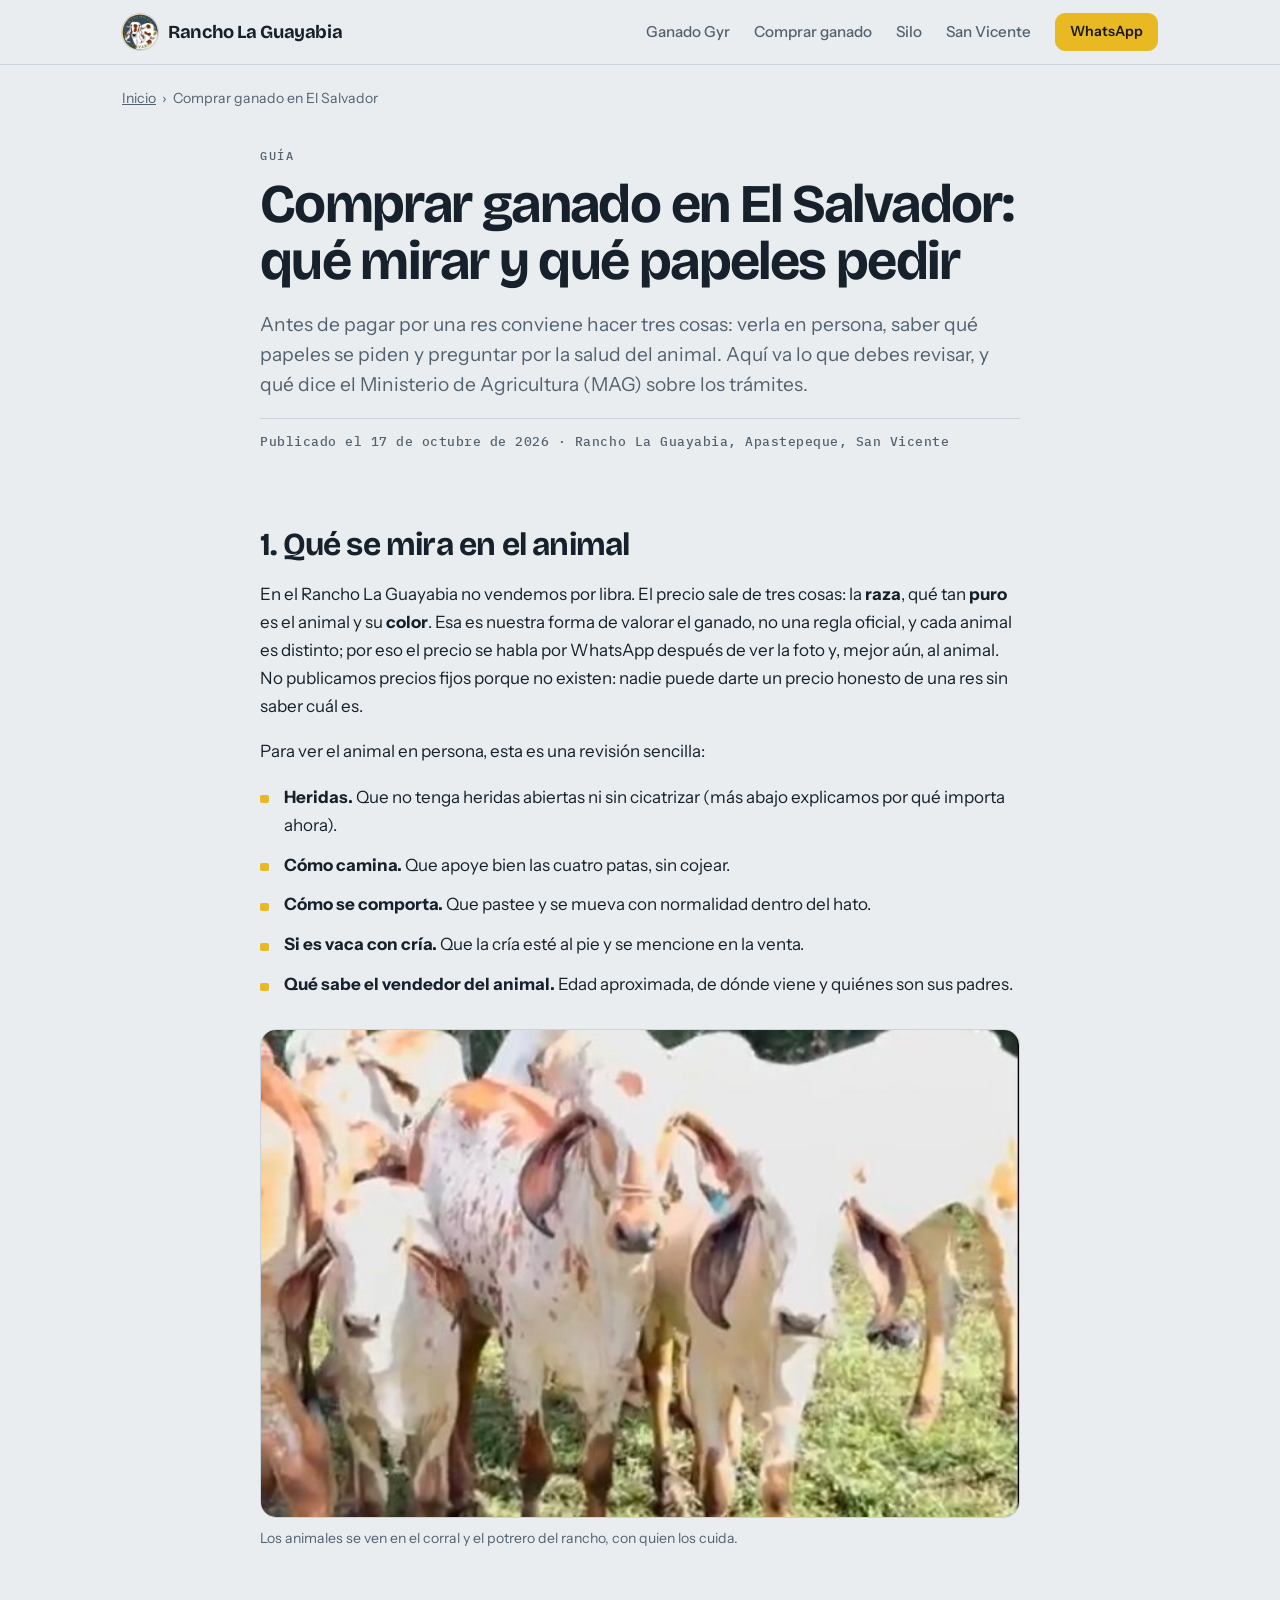
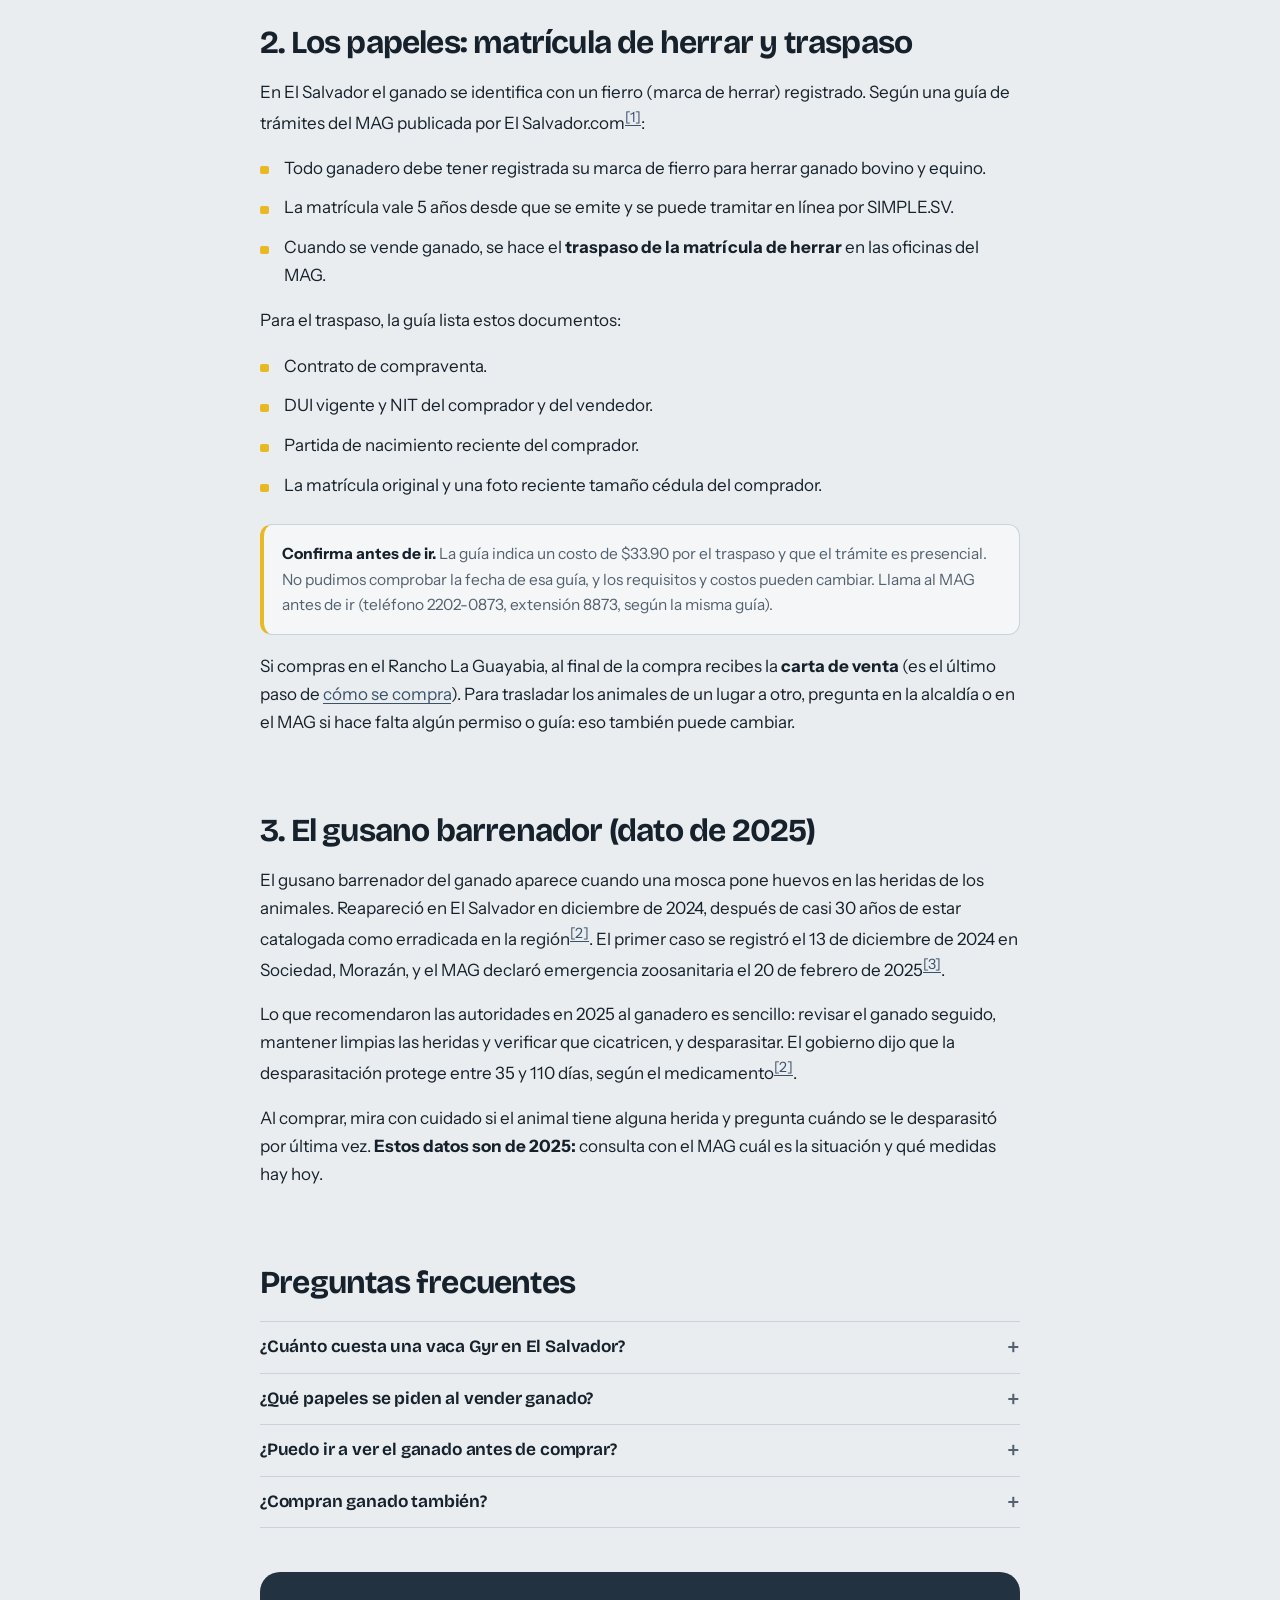
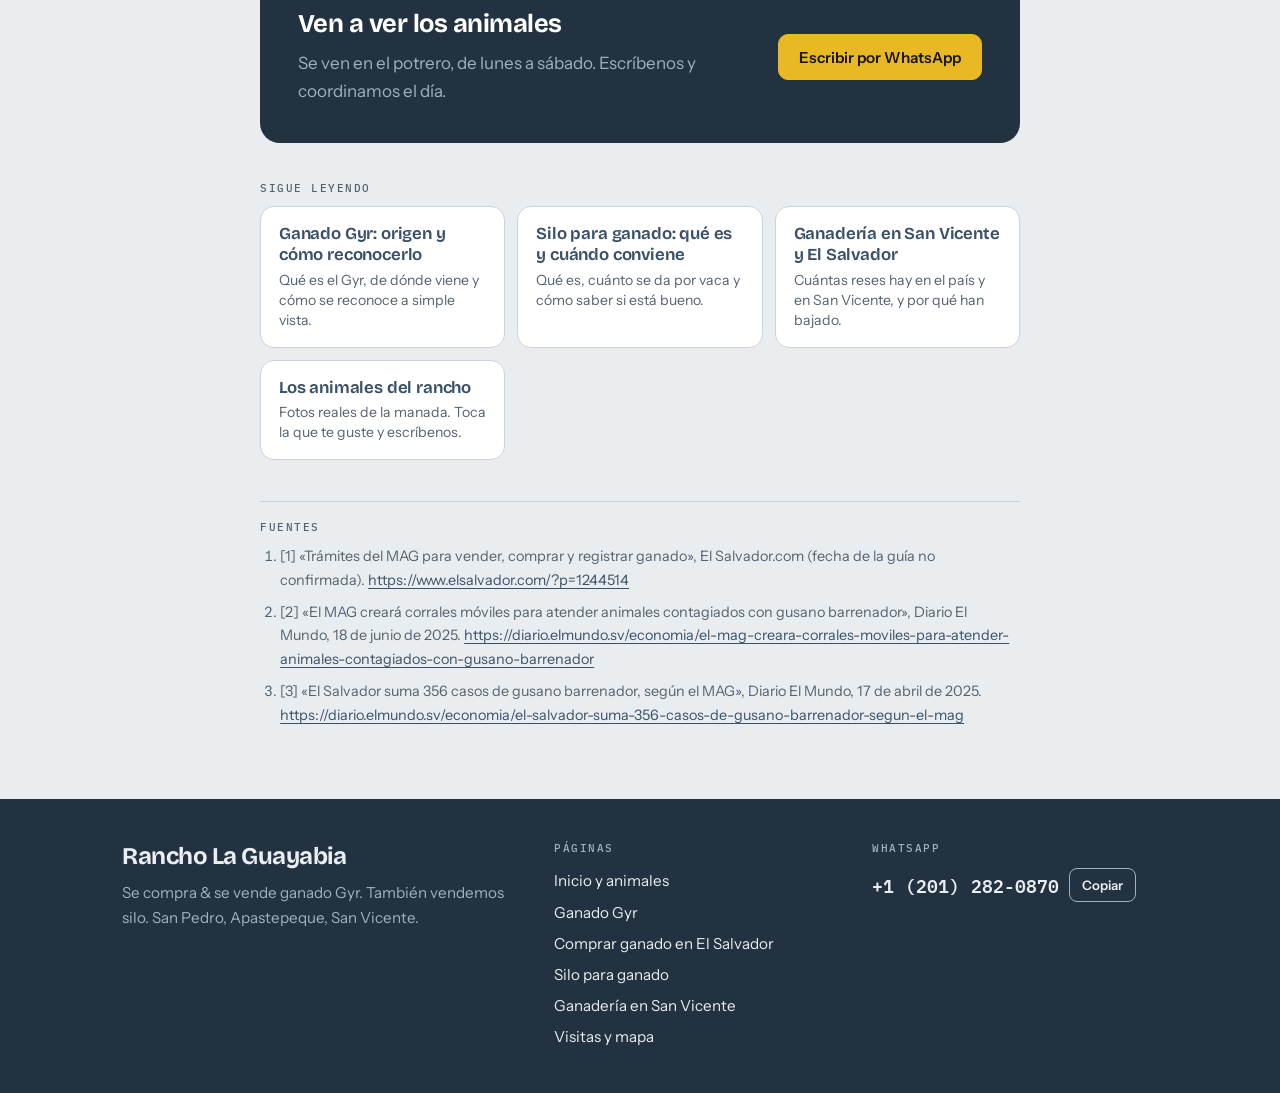
<file: comprar-ganado-el-salvador/index.html>
<!doctype html>
<html lang="es">
<head>
<meta charset="utf-8">
<meta name="viewport" content="width=device-width,initial-scale=1">
<title>Comprar ganado en El Salvador: qué mirar y qué papeles pedir | Rancho La Guayabia</title>
<meta name="description" content="Qué mirar en un animal antes de comprarlo, qué trámites pide el MAG al vender ganado (matrícula de herrar y traspaso) y qué hacer ante el gusano barrenador.">
<link rel="canonical" href="https://rancholaguayabia.com/comprar-ganado-el-salvador/">
<link rel="icon" type="image/png" href="/img/logo-badge.png">
<meta name="theme-color" content="#223240">
<meta property="og:type" content="article">
<meta property="og:site_name" content="Rancho La Guayabia">
<meta property="og:locale" content="es_SV">
<meta property="og:url" content="https://rancholaguayabia.com/comprar-ganado-el-salvador/">
<meta property="og:title" content="Comprar ganado en El Salvador">
<meta property="og:description" content="Qué mirar en un animal antes de comprarlo, qué trámites pide el MAG al vender ganado (matrícula de herrar y traspaso) y qué hacer ante el gusano barrenador.">
<meta property="og:image" content="https://rancholaguayabia.com/img/p7.jpg">
<meta name="twitter:card" content="summary_large_image">
<meta name="twitter:title" content="Comprar ganado en El Salvador">
<meta name="twitter:description" content="Qué mirar en un animal antes de comprarlo, qué trámites pide el MAG al vender ganado (matrícula de herrar y traspaso) y qué hacer ante el gusano barrenador.">
<meta name="twitter:image" content="https://rancholaguayabia.com/img/p7.jpg">
<script type="application/ld+json">
{
 "@context": "https://schema.org",
 "@graph": [
  {
   "@type": "Article",
   "headline": "Comprar ganado en El Salvador",
   "description": "Qué mirar en un animal antes de comprarlo, qué trámites pide el MAG al vender ganado (matrícula de herrar y traspaso) y qué hacer ante el gusano barrenador.",
   "datePublished": "2026-10-17",
   "dateModified": "2026-10-17",
   "inLanguage": "es",
   "mainEntityOfPage": "https://rancholaguayabia.com/comprar-ganado-el-salvador/",
   "image": "https://rancholaguayabia.com/img/p7.jpg",
   "author": {
    "@type": "Organization",
    "name": "Rancho La Guayabia",
    "url": "https://rancholaguayabia.com/"
   },
   "publisher": {
    "@type": "Organization",
    "name": "Rancho La Guayabia",
    "url": "https://rancholaguayabia.com/",
    "logo": {
     "@type": "ImageObject",
     "url": "https://rancholaguayabia.com/img/logo.jpg"
    }
   }
  },
  {
   "@type": "BreadcrumbList",
   "itemListElement": [
    {
     "@type": "ListItem",
     "position": 1,
     "name": "Inicio",
     "item": "https://rancholaguayabia.com/"
    },
    {
     "@type": "ListItem",
     "position": 2,
     "name": "Comprar ganado en El Salvador",
     "item": "https://rancholaguayabia.com/comprar-ganado-el-salvador/"
    }
   ]
  }
 ]
}
</script>
<link rel="preconnect" href="https://fonts.googleapis.com">
<link rel="preconnect" href="https://fonts.gstatic.com" crossorigin>
<link rel="stylesheet" href="https://fonts.googleapis.com/css2?family=Bricolage+Grotesque:opsz,wght@12..96,400..800&family=IBM+Plex+Mono:wght@400;500;600&family=Instrument+Sans:wght@400..700&display=swap">
<link rel="stylesheet" href="/articulo.css">
</head>
<body>
<header class="top">
  <div class="wrap">
    <a class="brand" href="/" aria-label="Rancho La Guayabia, inicio">
      <img src="/img/logo-badge.png" width="36" height="36" alt="">
      Rancho La Guayabia
    </a>
    <nav class="nav" aria-label="Principal">
      <a class="hide-s" href="/ganado-gyr/">Ganado Gyr</a>
      <a class="hide-s" href="/comprar-ganado-el-salvador/">Comprar ganado</a>
      <a class="hide-s" href="/silo-para-ganado/">Silo</a>
      <a class="hide-s" href="/ganaderia-san-vicente/">San Vicente</a>
      <a class="btn primary sm wa-link" data-wa="Tengo una pregunta sobre el ganado." target="_blank" rel="noopener" href="#">WhatsApp</a>
    </nav>
  </div>
</header>
<main class="wrap">
<nav class="crumbs" aria-label="Ruta"><a href="/">Inicio</a><span>›</span>Comprar ganado en El Salvador</nav>
<article class="art">
<div class="eyebrow">Guía</div>
<h1>Comprar ganado en El Salvador: qué mirar y qué papeles pedir</h1>
<p class="lead">Antes de pagar por una res conviene hacer tres cosas: verla en persona, saber qué papeles se piden y preguntar por la salud del animal. Aquí va lo que debes revisar, y qué dice el Ministerio de Agricultura (MAG) sobre los trámites.</p>
<p class="meta">Publicado el 17 de octubre de 2026 · Rancho La Guayabia, Apastepeque, San Vicente</p>

<h2>1. Qué se mira en el animal</h2>
<p>En el Rancho La Guayabia no vendemos por libra. El precio sale de tres cosas: la <b>raza</b>, qué tan <b>puro</b> es el animal y su <b>color</b>. Esa es nuestra forma de valorar el ganado, no una regla oficial, y cada animal es distinto; por eso el precio se habla por WhatsApp después de ver la foto y, mejor aún, al animal. No publicamos precios fijos porque no existen: nadie puede darte un precio honesto de una res sin saber cuál es.</p>
<p>Para ver el animal en persona, esta es una revisión sencilla:</p>
<ul class="puntos">
  <li><b>Heridas.</b> Que no tenga heridas abiertas ni sin cicatrizar (más abajo explicamos por qué importa ahora).</li>
  <li><b>Cómo camina.</b> Que apoye bien las cuatro patas, sin cojear.</li>
  <li><b>Cómo se comporta.</b> Que pastee y se mueva con normalidad dentro del hato.</li>
  <li><b>Si es vaca con cría.</b> Que la cría esté al pie y se mencione en la venta.</li>
  <li><b>Qué sabe el vendedor del animal.</b> Edad aproximada, de dónde viene y quiénes son sus padres.</li>
</ul>
<figure>
  <img src="/img/p7.jpg" width="576" height="370" loading="lazy" alt="Dos reses en el corral de manejo del Rancho La Guayabia">
  <figcaption>Los animales se ven en el corral y el potrero del rancho, con quien los cuida.</figcaption>
</figure>

<h2>2. Los papeles: matrícula de herrar y traspaso</h2>
<p>En El Salvador el ganado se identifica con un fierro (marca de herrar) registrado. Según una guía de trámites del MAG publicada por El Salvador.com<sup><a href="#f1">[1]</a></sup>:</p>
<ul class="puntos">
  <li>Todo ganadero debe tener registrada su marca de fierro para herrar ganado bovino y equino.</li>
  <li>La matrícula vale 5 años desde que se emite y se puede tramitar en línea por SIMPLE.SV.</li>
  <li>Cuando se vende ganado, se hace el <b>traspaso de la matrícula de herrar</b> en las oficinas del MAG.</li>
</ul>
<p>Para el traspaso, la guía lista estos documentos:</p>
<ul class="puntos">
  <li>Contrato de compraventa.</li>
  <li>DUI vigente y NIT del comprador y del vendedor.</li>
  <li>Partida de nacimiento reciente del comprador.</li>
  <li>La matrícula original y una foto reciente tamaño cédula del comprador.</li>
</ul>
<div class="aviso">
  <p><b>Confirma antes de ir.</b> La guía indica un costo de $33.90 por el traspaso y que el trámite es presencial. No pudimos comprobar la fecha de esa guía, y los requisitos y costos pueden cambiar. Llama al MAG antes de ir (teléfono 2202-0873, extensión 8873, según la misma guía).</p>
</div>
<p>Si compras en el Rancho La Guayabia, al final de la compra recibes la <b>carta de venta</b> (es el último paso de <a href="/#como">cómo se compra</a>). Para trasladar los animales de un lugar a otro, pregunta en la alcaldía o en el MAG si hace falta algún permiso o guía: eso también puede cambiar.</p>

<h2>3. El gusano barrenador (dato de 2025)</h2>
<p>El gusano barrenador del ganado aparece cuando una mosca pone huevos en las heridas de los animales. Reapareció en El Salvador en diciembre de 2024, después de casi 30 años de estar catalogada como erradicada en la región<sup><a href="#f2">[2]</a></sup>. El primer caso se registró el 13 de diciembre de 2024 en Sociedad, Morazán, y el MAG declaró emergencia zoosanitaria el 20 de febrero de 2025<sup><a href="#f3">[3]</a></sup>.</p>
<p>Lo que recomendaron las autoridades en 2025 al ganadero es sencillo: revisar el ganado seguido, mantener limpias las heridas y verificar que cicatricen, y desparasitar. El gobierno dijo que la desparasitación protege entre 35 y 110 días, según el medicamento<sup><a href="#f2">[2]</a></sup>.</p>
<p>Al comprar, mira con cuidado si el animal tiene alguna herida y pregunta cuándo se le desparasitó por última vez. <b>Estos datos son de 2025:</b> consulta con el MAG cuál es la situación y qué medidas hay hoy.</p>

<h2>Preguntas frecuentes</h2>
<div class="faq">
  <details><summary>¿Cuánto cuesta una vaca Gyr en El Salvador?</summary>
    <p>No hay un precio único. Depende de la raza, qué tan puro sea el animal, su color y de cuál animal en particular se trate. Por eso no ponemos precios en la página: mira las <a href="/#animales">fotos de los animales</a>, escríbenos por el que te guste y hablamos del precio.</p></details>
  <details><summary>¿Qué papeles se piden al vender ganado?</summary>
    <p>Según el MAG, el traspaso de la matrícula de herrar, con el contrato de compraventa y los documentos de comprador y vendedor. Mira la sección 2 y confirma con el MAG, porque los requisitos cambian.</p></details>
  <details><summary>¿Puedo ir a ver el ganado antes de comprar?</summary>
    <p>Sí. Los animales se ven en el potrero, de lunes a sábado, de 6:00 a. m. a 4:00 p. m. Coordina el día por WhatsApp. Si no te convence, no hay compromiso.</p></details>
  <details><summary>¿Compran ganado también?</summary>
    <p>Sí. Se compra y se vende. Cuéntanos cuántas cabezas tienes, de qué raza y de qué color, y manda una foto si puedes.</p></details>
</div>

<div class="buy">
  <div><h2>Ven a ver los animales</h2><p>Se ven en el potrero, de lunes a sábado. Escríbenos y coordinamos el día.</p></div>
  <a class="btn primary wa-link" data-wa="Quiero coordinar una visita para ver el ganado. ¿Qué día puedo llegar?" target="_blank" rel="noopener" href="#">Escribir por WhatsApp</a>
</div>
<section class="mas"><h2>Sigue leyendo</h2><ul><li><a href="/ganado-gyr/"><b>Ganado Gyr: origen y cómo reconocerlo</b><small>Qué es el Gyr, de dónde viene y cómo se reconoce a simple vista.</small></a></li><li><a href="/silo-para-ganado/"><b>Silo para ganado: qué es y cuándo conviene</b><small>Qué es, cuánto se da por vaca y cómo saber si está bueno.</small></a></li><li><a href="/ganaderia-san-vicente/"><b>Ganadería en San Vicente y El Salvador</b><small>Cuántas reses hay en el país y en San Vicente, y por qué han bajado.</small></a></li><li><a href="/#animales"><b>Los animales del rancho</b><small>Fotos reales de la manada. Toca la que te guste y escríbenos.</small></a></li></ul></section>
<section class="fuentes"><h2>Fuentes</h2><ol><li>[1] «Trámites del MAG para vender, comprar y registrar ganado», El Salvador.com (fecha de la guía no confirmada). <a href="https://www.elsalvador.com/?p=1244514" target="_blank" rel="noopener">https://www.elsalvador.com/?p=1244514</a></li><li>[2] «El MAG creará corrales móviles para atender animales contagiados con gusano barrenador», Diario El Mundo, 18 de junio de 2025. <a href="https://diario.elmundo.sv/economia/el-mag-creara-corrales-moviles-para-atender-animales-contagiados-con-gusano-barrenador" target="_blank" rel="noopener">https://diario.elmundo.sv/economia/el-mag-creara-corrales-moviles-para-atender-animales-contagiados-con-gusano-barrenador</a></li><li>[3] «El Salvador suma 356 casos de gusano barrenador, según el MAG», Diario El Mundo, 17 de abril de 2025. <a href="https://diario.elmundo.sv/economia/el-salvador-suma-356-casos-de-gusano-barrenador-segun-el-mag" target="_blank" rel="noopener">https://diario.elmundo.sv/economia/el-salvador-suma-356-casos-de-gusano-barrenador-segun-el-mag</a></li></ol></section>
</article>
</main>
<footer>
  <div class="wrap foot">
    <div>
      <p class="big">Rancho La Guayabia</p>
      <p class="muted">Se compra &amp; se vende ganado Gyr. También vendemos silo. San Pedro, Apastepeque, San Vicente.</p>
    </div>
    <div>
      <h3>Páginas</h3>
      <ul>
        <li><a href="/">Inicio y animales</a></li>
        <li><a href="/ganado-gyr/">Ganado Gyr</a></li>
        <li><a href="/comprar-ganado-el-salvador/">Comprar ganado en El Salvador</a></li>
        <li><a href="/silo-para-ganado/">Silo para ganado</a></li>
        <li><a href="/ganaderia-san-vicente/">Ganadería en San Vicente</a></li>
        <li><a href="/#visitas">Visitas y mapa</a></li>
      </ul>
    </div>
    <div>
      <h3>WhatsApp</h3>
      <div class="num"><code data-tel></code><button class="copy" id="copy" type="button">Copiar</button></div>
    </div>
  </div>
</footer>
<script src="/wa.js"></script>
<script src="/articulo.js"></script>
</body>
</html>
</file>
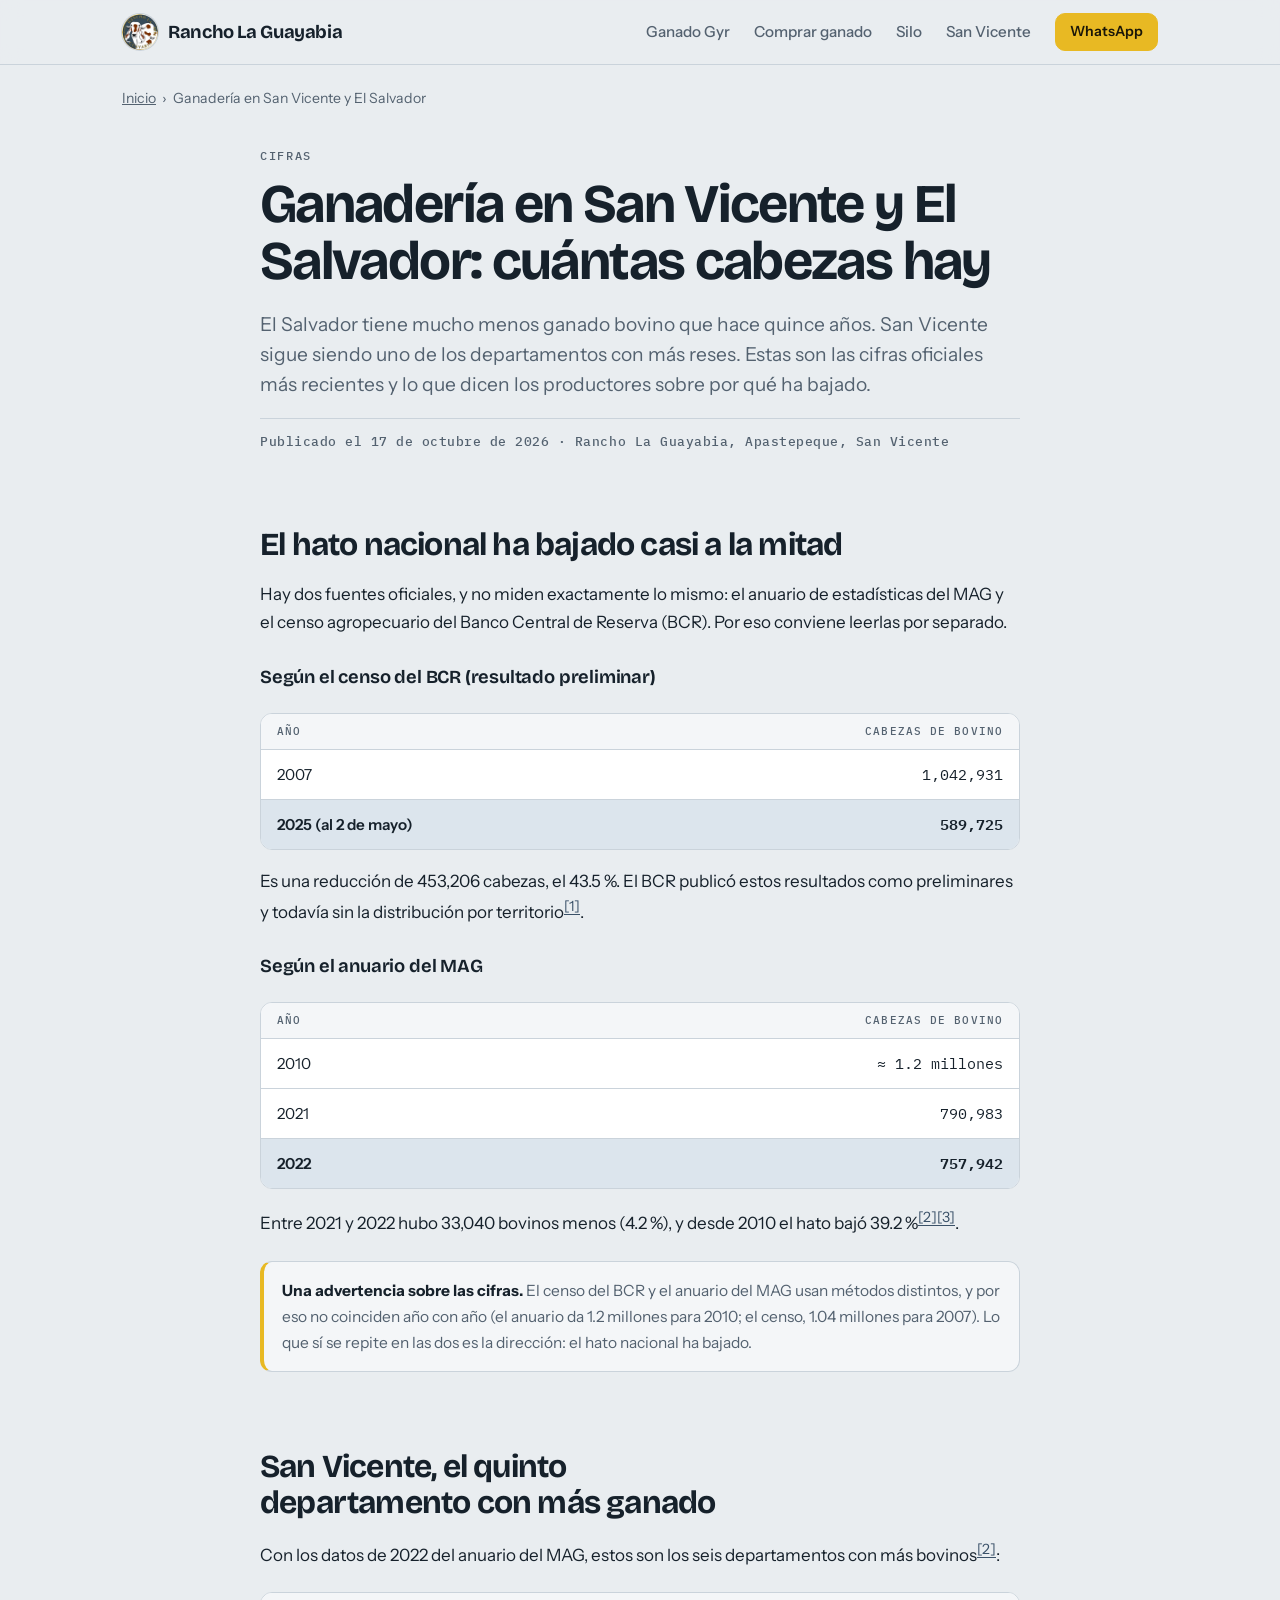
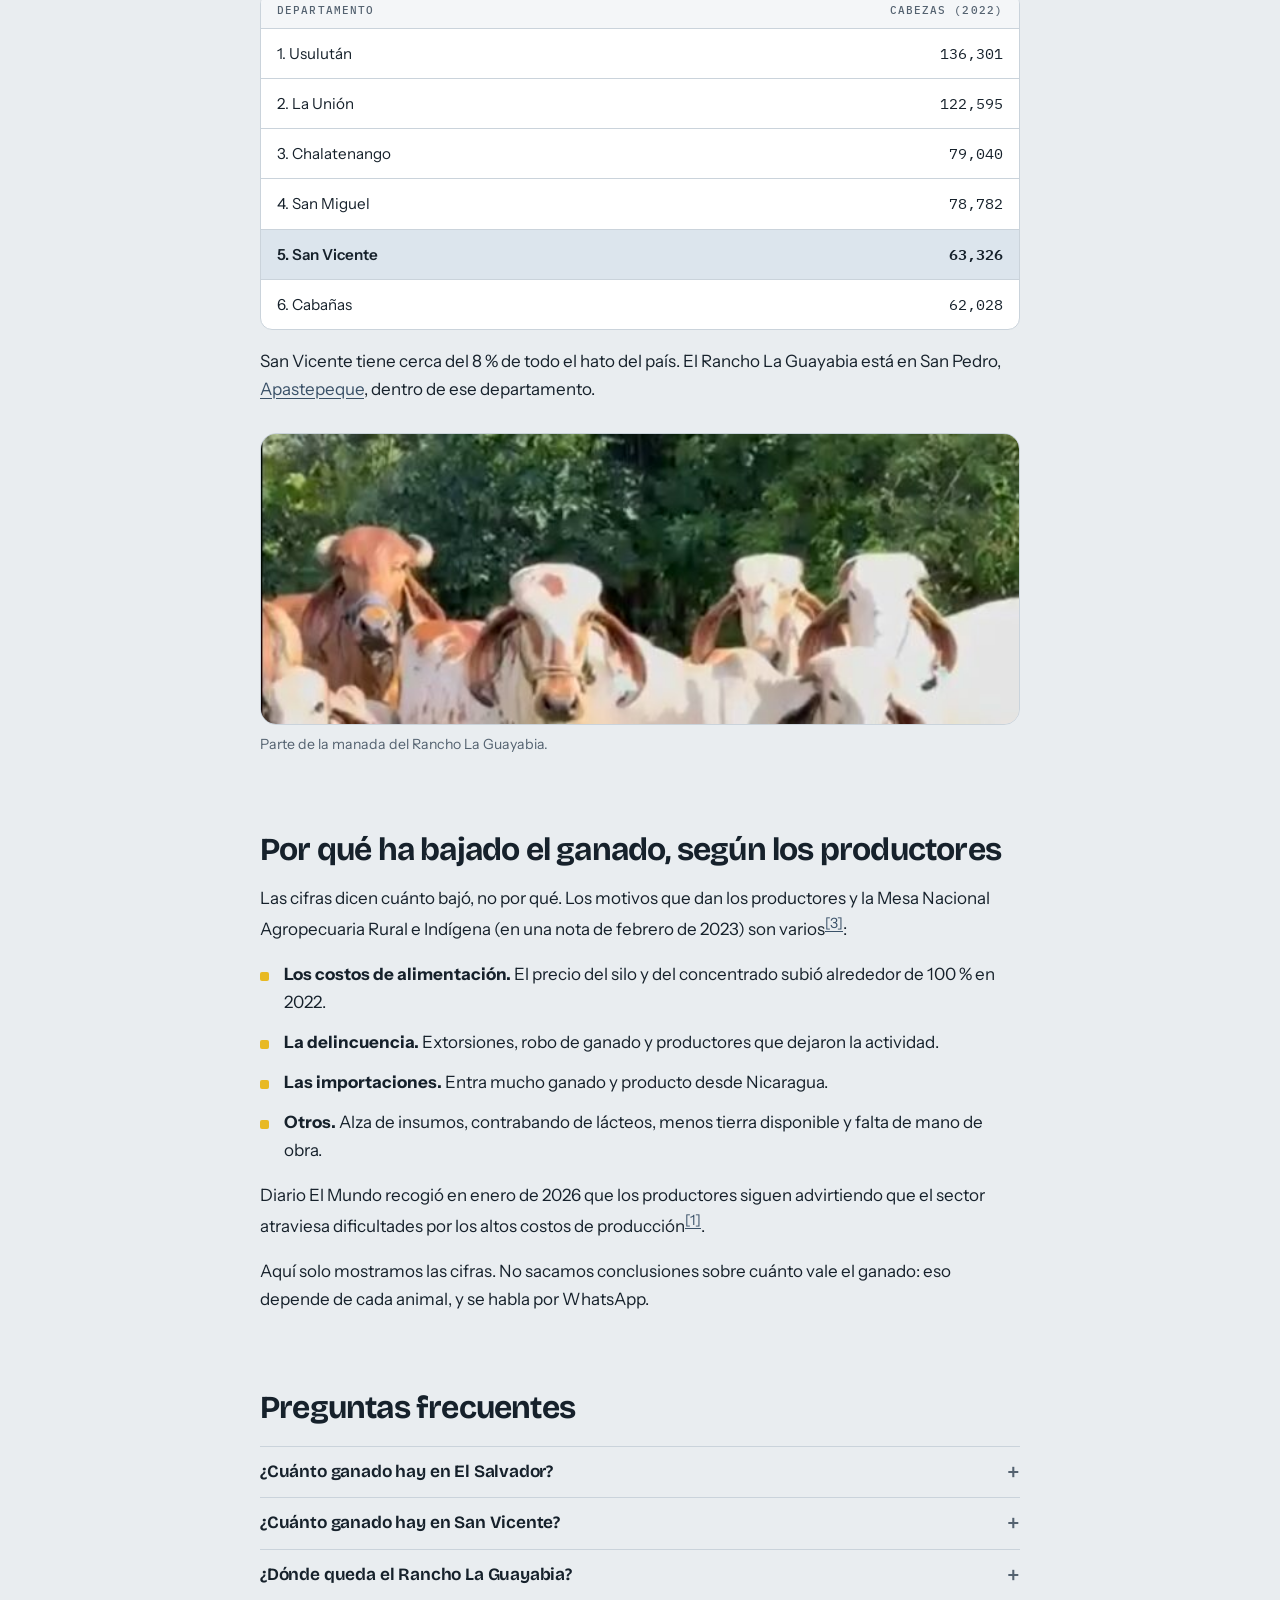
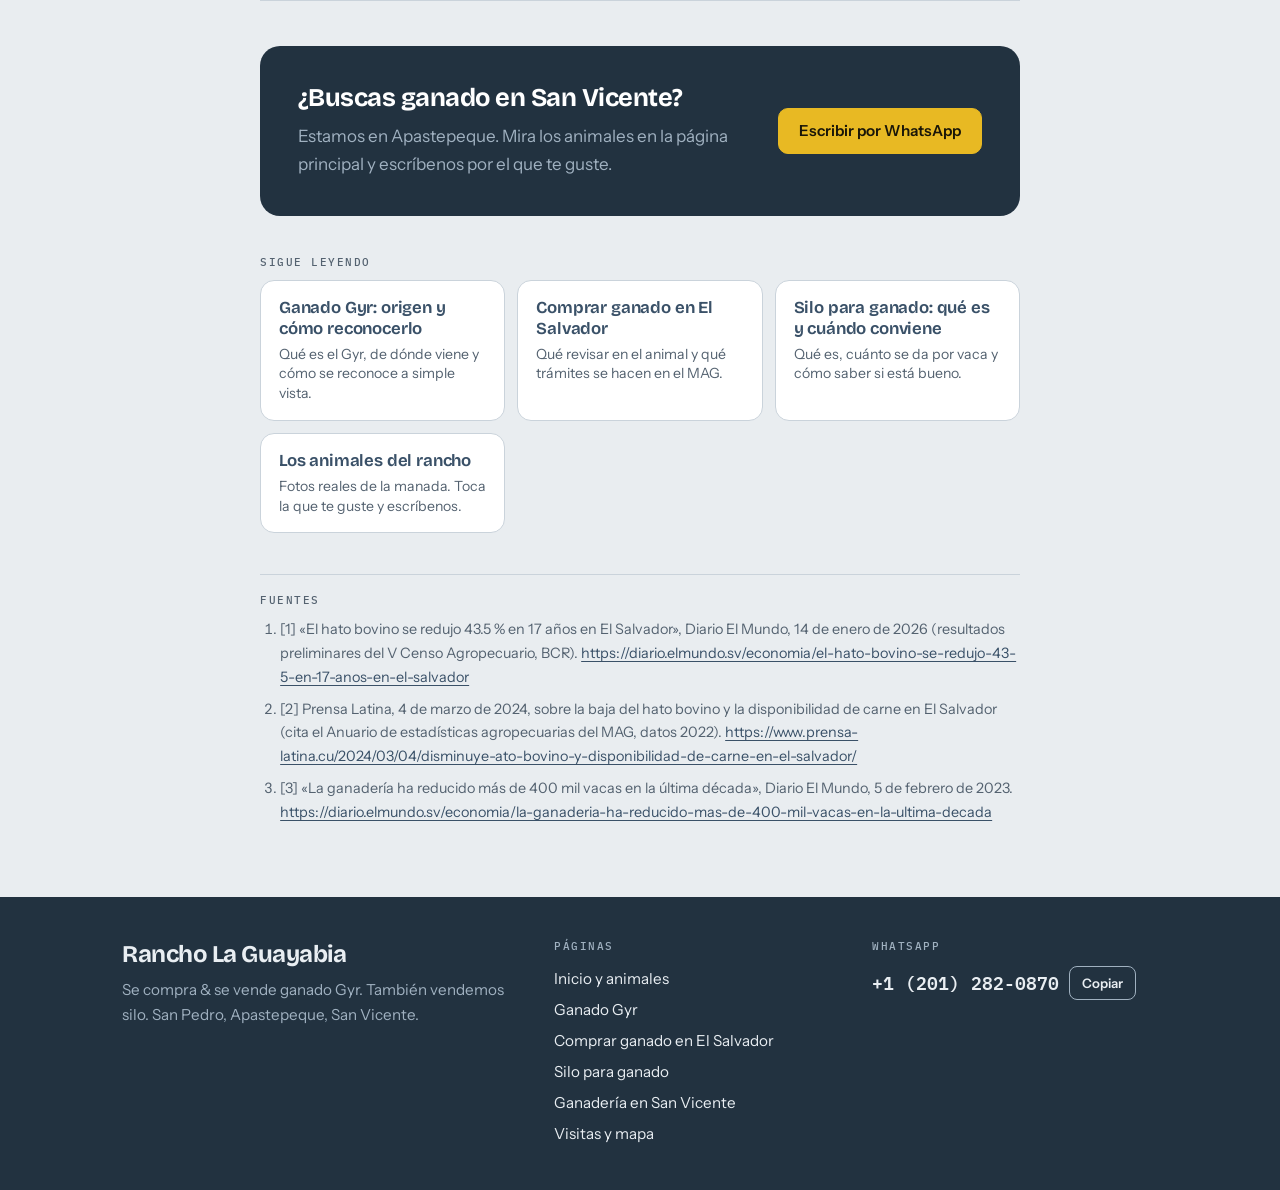
<file: ganaderia-san-vicente/index.html>
<!doctype html>
<html lang="es">
<head>
<meta charset="utf-8">
<meta name="viewport" content="width=device-width,initial-scale=1">
<title>Ganadería en San Vicente y El Salvador: cuántas cabezas hay | Rancho La Guayabia</title>
<meta name="description" content="Cuántas cabezas de ganado bovino hay en El Salvador y en San Vicente, cuánto ha bajado el hato y por qué, con cifras del MAG y del BCR.">
<link rel="canonical" href="https://rancholaguayabia.com/ganaderia-san-vicente/">
<link rel="icon" type="image/png" href="/img/logo-badge.png">
<meta name="theme-color" content="#223240">
<meta property="og:type" content="article">
<meta property="og:site_name" content="Rancho La Guayabia">
<meta property="og:locale" content="es_SV">
<meta property="og:url" content="https://rancholaguayabia.com/ganaderia-san-vicente/">
<meta property="og:title" content="Ganadería en San Vicente y El Salvador">
<meta property="og:description" content="Cuántas cabezas de ganado bovino hay en El Salvador y en San Vicente, cuánto ha bajado el hato y por qué, con cifras del MAG y del BCR.">
<meta property="og:image" content="https://rancholaguayabia.com/img/p3.jpg">
<meta name="twitter:card" content="summary_large_image">
<meta name="twitter:title" content="Ganadería en San Vicente y El Salvador">
<meta name="twitter:description" content="Cuántas cabezas de ganado bovino hay en El Salvador y en San Vicente, cuánto ha bajado el hato y por qué, con cifras del MAG y del BCR.">
<meta name="twitter:image" content="https://rancholaguayabia.com/img/p3.jpg">
<script type="application/ld+json">
{
 "@context": "https://schema.org",
 "@graph": [
  {
   "@type": "Article",
   "headline": "Ganadería en San Vicente y El Salvador",
   "description": "Cuántas cabezas de ganado bovino hay en El Salvador y en San Vicente, cuánto ha bajado el hato y por qué, con cifras del MAG y del BCR.",
   "datePublished": "2026-10-17",
   "dateModified": "2026-10-17",
   "inLanguage": "es",
   "mainEntityOfPage": "https://rancholaguayabia.com/ganaderia-san-vicente/",
   "image": "https://rancholaguayabia.com/img/p3.jpg",
   "author": {
    "@type": "Organization",
    "name": "Rancho La Guayabia",
    "url": "https://rancholaguayabia.com/"
   },
   "publisher": {
    "@type": "Organization",
    "name": "Rancho La Guayabia",
    "url": "https://rancholaguayabia.com/",
    "logo": {
     "@type": "ImageObject",
     "url": "https://rancholaguayabia.com/img/logo.jpg"
    }
   }
  },
  {
   "@type": "BreadcrumbList",
   "itemListElement": [
    {
     "@type": "ListItem",
     "position": 1,
     "name": "Inicio",
     "item": "https://rancholaguayabia.com/"
    },
    {
     "@type": "ListItem",
     "position": 2,
     "name": "Ganadería en San Vicente y El Salvador",
     "item": "https://rancholaguayabia.com/ganaderia-san-vicente/"
    }
   ]
  }
 ]
}
</script>
<link rel="preconnect" href="https://fonts.googleapis.com">
<link rel="preconnect" href="https://fonts.gstatic.com" crossorigin>
<link rel="stylesheet" href="https://fonts.googleapis.com/css2?family=Bricolage+Grotesque:opsz,wght@12..96,400..800&family=IBM+Plex+Mono:wght@400;500;600&family=Instrument+Sans:wght@400..700&display=swap">
<link rel="stylesheet" href="/articulo.css">
</head>
<body>
<header class="top">
  <div class="wrap">
    <a class="brand" href="/" aria-label="Rancho La Guayabia, inicio">
      <img src="/img/logo-badge.png" width="36" height="36" alt="">
      Rancho La Guayabia
    </a>
    <nav class="nav" aria-label="Principal">
      <a class="hide-s" href="/ganado-gyr/">Ganado Gyr</a>
      <a class="hide-s" href="/comprar-ganado-el-salvador/">Comprar ganado</a>
      <a class="hide-s" href="/silo-para-ganado/">Silo</a>
      <a class="hide-s" href="/ganaderia-san-vicente/">San Vicente</a>
      <a class="btn primary sm wa-link" data-wa="Tengo una pregunta sobre el ganado." target="_blank" rel="noopener" href="#">WhatsApp</a>
    </nav>
  </div>
</header>
<main class="wrap">
<nav class="crumbs" aria-label="Ruta"><a href="/">Inicio</a><span>›</span>Ganadería en San Vicente y El Salvador</nav>
<article class="art">
<div class="eyebrow">Cifras</div>
<h1>Ganadería en San Vicente y El Salvador: cuántas cabezas hay</h1>
<p class="lead">El Salvador tiene mucho menos ganado bovino que hace quince años. San Vicente sigue siendo uno de los departamentos con más reses. Estas son las cifras oficiales más recientes y lo que dicen los productores sobre por qué ha bajado.</p>
<p class="meta">Publicado el 17 de octubre de 2026 · Rancho La Guayabia, Apastepeque, San Vicente</p>

<h2>El hato nacional ha bajado casi a la mitad</h2>
<p>Hay dos fuentes oficiales, y no miden exactamente lo mismo: el anuario de estadísticas del MAG y el censo agropecuario del Banco Central de Reserva (BCR). Por eso conviene leerlas por separado.</p>
<h3>Según el censo del BCR (resultado preliminar)</h3>
<div class="tabla"><table>
  <thead><tr><th>Año</th><th class="n">Cabezas de bovino</th></tr></thead>
  <tbody>
    <tr><td>2007</td><td class="n">1,042,931</td></tr>
    <tr class="resalta"><td>2025 (al 2 de mayo)</td><td class="n">589,725</td></tr>
  </tbody>
</table></div>
<p>Es una reducción de 453,206 cabezas, el 43.5 %. El BCR publicó estos resultados como preliminares y todavía sin la distribución por territorio<sup><a href="#f1">[1]</a></sup>.</p>
<h3>Según el anuario del MAG</h3>
<div class="tabla"><table>
  <thead><tr><th>Año</th><th class="n">Cabezas de bovino</th></tr></thead>
  <tbody>
    <tr><td>2010</td><td class="n">≈ 1.2 millones</td></tr>
    <tr><td>2021</td><td class="n">790,983</td></tr>
    <tr class="resalta"><td>2022</td><td class="n">757,942</td></tr>
  </tbody>
</table></div>
<p>Entre 2021 y 2022 hubo 33,040 bovinos menos (4.2 %), y desde 2010 el hato bajó 39.2 %<sup><a href="#f2">[2]</a></sup><sup><a href="#f3">[3]</a></sup>.</p>
<div class="aviso">
  <p><b>Una advertencia sobre las cifras.</b> El censo del BCR y el anuario del MAG usan métodos distintos, y por eso no coinciden año con año (el anuario da 1.2 millones para 2010; el censo, 1.04 millones para 2007). Lo que sí se repite en las dos es la dirección: el hato nacional ha bajado.</p>
</div>

<h2>San Vicente, el quinto departamento con más ganado</h2>
<p>Con los datos de 2022 del anuario del MAG, estos son los seis departamentos con más bovinos<sup><a href="#f2">[2]</a></sup>:</p>
<div class="tabla"><table>
  <thead><tr><th>Departamento</th><th class="n">Cabezas (2022)</th></tr></thead>
  <tbody>
    <tr><td>1. Usulután</td><td class="n">136,301</td></tr>
    <tr><td>2. La Unión</td><td class="n">122,595</td></tr>
    <tr><td>3. Chalatenango</td><td class="n">79,040</td></tr>
    <tr><td>4. San Miguel</td><td class="n">78,782</td></tr>
    <tr class="resalta"><td>5. San Vicente</td><td class="n">63,326</td></tr>
    <tr><td>6. Cabañas</td><td class="n">62,028</td></tr>
  </tbody>
</table></div>
<p>San Vicente tiene cerca del 8 % de todo el hato del país. El Rancho La Guayabia está en San Pedro, <a href="/#visitas">Apastepeque</a>, dentro de ese departamento.</p>
<figure>
  <img src="/img/p3.jpg" width="574" height="219" loading="lazy" alt="Parte de la manada del Rancho La Guayabia en el camino de la finca">
  <figcaption>Parte de la manada del Rancho La Guayabia.</figcaption>
</figure>

<h2>Por qué ha bajado el ganado, según los productores</h2>
<p>Las cifras dicen cuánto bajó, no por qué. Los motivos que dan los productores y la Mesa Nacional Agropecuaria Rural e Indígena (en una nota de febrero de 2023) son varios<sup><a href="#f3">[3]</a></sup>:</p>
<ul class="puntos">
  <li><b>Los costos de alimentación.</b> El precio del silo y del concentrado subió alrededor de 100 % en 2022.</li>
  <li><b>La delincuencia.</b> Extorsiones, robo de ganado y productores que dejaron la actividad.</li>
  <li><b>Las importaciones.</b> Entra mucho ganado y producto desde Nicaragua.</li>
  <li><b>Otros.</b> Alza de insumos, contrabando de lácteos, menos tierra disponible y falta de mano de obra.</li>
</ul>
<p>Diario El Mundo recogió en enero de 2026 que los productores siguen advirtiendo que el sector atraviesa dificultades por los altos costos de producción<sup><a href="#f1">[1]</a></sup>.</p>
<p>Aquí solo mostramos las cifras. No sacamos conclusiones sobre cuánto vale el ganado: eso depende de cada animal, y se habla por WhatsApp.</p>

<h2>Preguntas frecuentes</h2>
<div class="faq">
  <details><summary>¿Cuánto ganado hay en El Salvador?</summary>
    <p>El censo preliminar del BCR contó 589,725 cabezas de bovino al 2 de mayo de 2025. El anuario del MAG registró 757,942 en 2022.</p></details>
  <details><summary>¿Cuánto ganado hay en San Vicente?</summary>
    <p>63,326 cabezas en 2022, según el anuario del MAG. Es el quinto departamento con más bovinos. El censo de 2025 todavía no publica el dato por departamento.</p></details>
  <details><summary>¿Dónde queda el Rancho La Guayabia?</summary>
    <p>En San Pedro, Apastepeque, San Vicente. Atendemos de lunes a sábado, de 6:00 a. m. a 4:00 p. m. Hay <a href="/#visitas">mapa y botón para llegar</a> en la página principal.</p></details>
</div>

<div class="buy">
  <div><h2>¿Buscas ganado en San Vicente?</h2><p>Estamos en Apastepeque. Mira los animales en la página principal y escríbenos por el que te guste.</p></div>
  <a class="btn primary wa-link" data-wa="Quiero saber más del ganado del rancho, ¿me puede atender?" target="_blank" rel="noopener" href="#">Escribir por WhatsApp</a>
</div>
<section class="mas"><h2>Sigue leyendo</h2><ul><li><a href="/ganado-gyr/"><b>Ganado Gyr: origen y cómo reconocerlo</b><small>Qué es el Gyr, de dónde viene y cómo se reconoce a simple vista.</small></a></li><li><a href="/comprar-ganado-el-salvador/"><b>Comprar ganado en El Salvador</b><small>Qué revisar en el animal y qué trámites se hacen en el MAG.</small></a></li><li><a href="/silo-para-ganado/"><b>Silo para ganado: qué es y cuándo conviene</b><small>Qué es, cuánto se da por vaca y cómo saber si está bueno.</small></a></li><li><a href="/#animales"><b>Los animales del rancho</b><small>Fotos reales de la manada. Toca la que te guste y escríbenos.</small></a></li></ul></section>
<section class="fuentes"><h2>Fuentes</h2><ol><li>[1] «El hato bovino se redujo 43.5 % en 17 años en El Salvador», Diario El Mundo, 14 de enero de 2026 (resultados preliminares del V Censo Agropecuario, BCR). <a href="https://diario.elmundo.sv/economia/el-hato-bovino-se-redujo-43-5-en-17-anos-en-el-salvador" target="_blank" rel="noopener">https://diario.elmundo.sv/economia/el-hato-bovino-se-redujo-43-5-en-17-anos-en-el-salvador</a></li><li>[2] Prensa Latina, 4 de marzo de 2024, sobre la baja del hato bovino y la disponibilidad de carne en El Salvador (cita el Anuario de estadísticas agropecuarias del MAG, datos 2022). <a href="https://www.prensa-latina.cu/2024/03/04/disminuye-ato-bovino-y-disponibilidad-de-carne-en-el-salvador/" target="_blank" rel="noopener">https://www.prensa-latina.cu/2024/03/04/disminuye-ato-bovino-y-disponibilidad-de-carne-en-el-salvador/</a></li><li>[3] «La ganadería ha reducido más de 400 mil vacas en la última década», Diario El Mundo, 5 de febrero de 2023. <a href="https://diario.elmundo.sv/economia/la-ganaderia-ha-reducido-mas-de-400-mil-vacas-en-la-ultima-decada" target="_blank" rel="noopener">https://diario.elmundo.sv/economia/la-ganaderia-ha-reducido-mas-de-400-mil-vacas-en-la-ultima-decada</a></li></ol></section>
</article>
</main>
<footer>
  <div class="wrap foot">
    <div>
      <p class="big">Rancho La Guayabia</p>
      <p class="muted">Se compra &amp; se vende ganado Gyr. También vendemos silo. San Pedro, Apastepeque, San Vicente.</p>
    </div>
    <div>
      <h3>Páginas</h3>
      <ul>
        <li><a href="/">Inicio y animales</a></li>
        <li><a href="/ganado-gyr/">Ganado Gyr</a></li>
        <li><a href="/comprar-ganado-el-salvador/">Comprar ganado en El Salvador</a></li>
        <li><a href="/silo-para-ganado/">Silo para ganado</a></li>
        <li><a href="/ganaderia-san-vicente/">Ganadería en San Vicente</a></li>
        <li><a href="/#visitas">Visitas y mapa</a></li>
      </ul>
    </div>
    <div>
      <h3>WhatsApp</h3>
      <div class="num"><code data-tel></code><button class="copy" id="copy" type="button">Copiar</button></div>
    </div>
  </div>
</footer>
<script src="/wa.js"></script>
<script src="/articulo.js"></script>
</body>
</html>
</file>
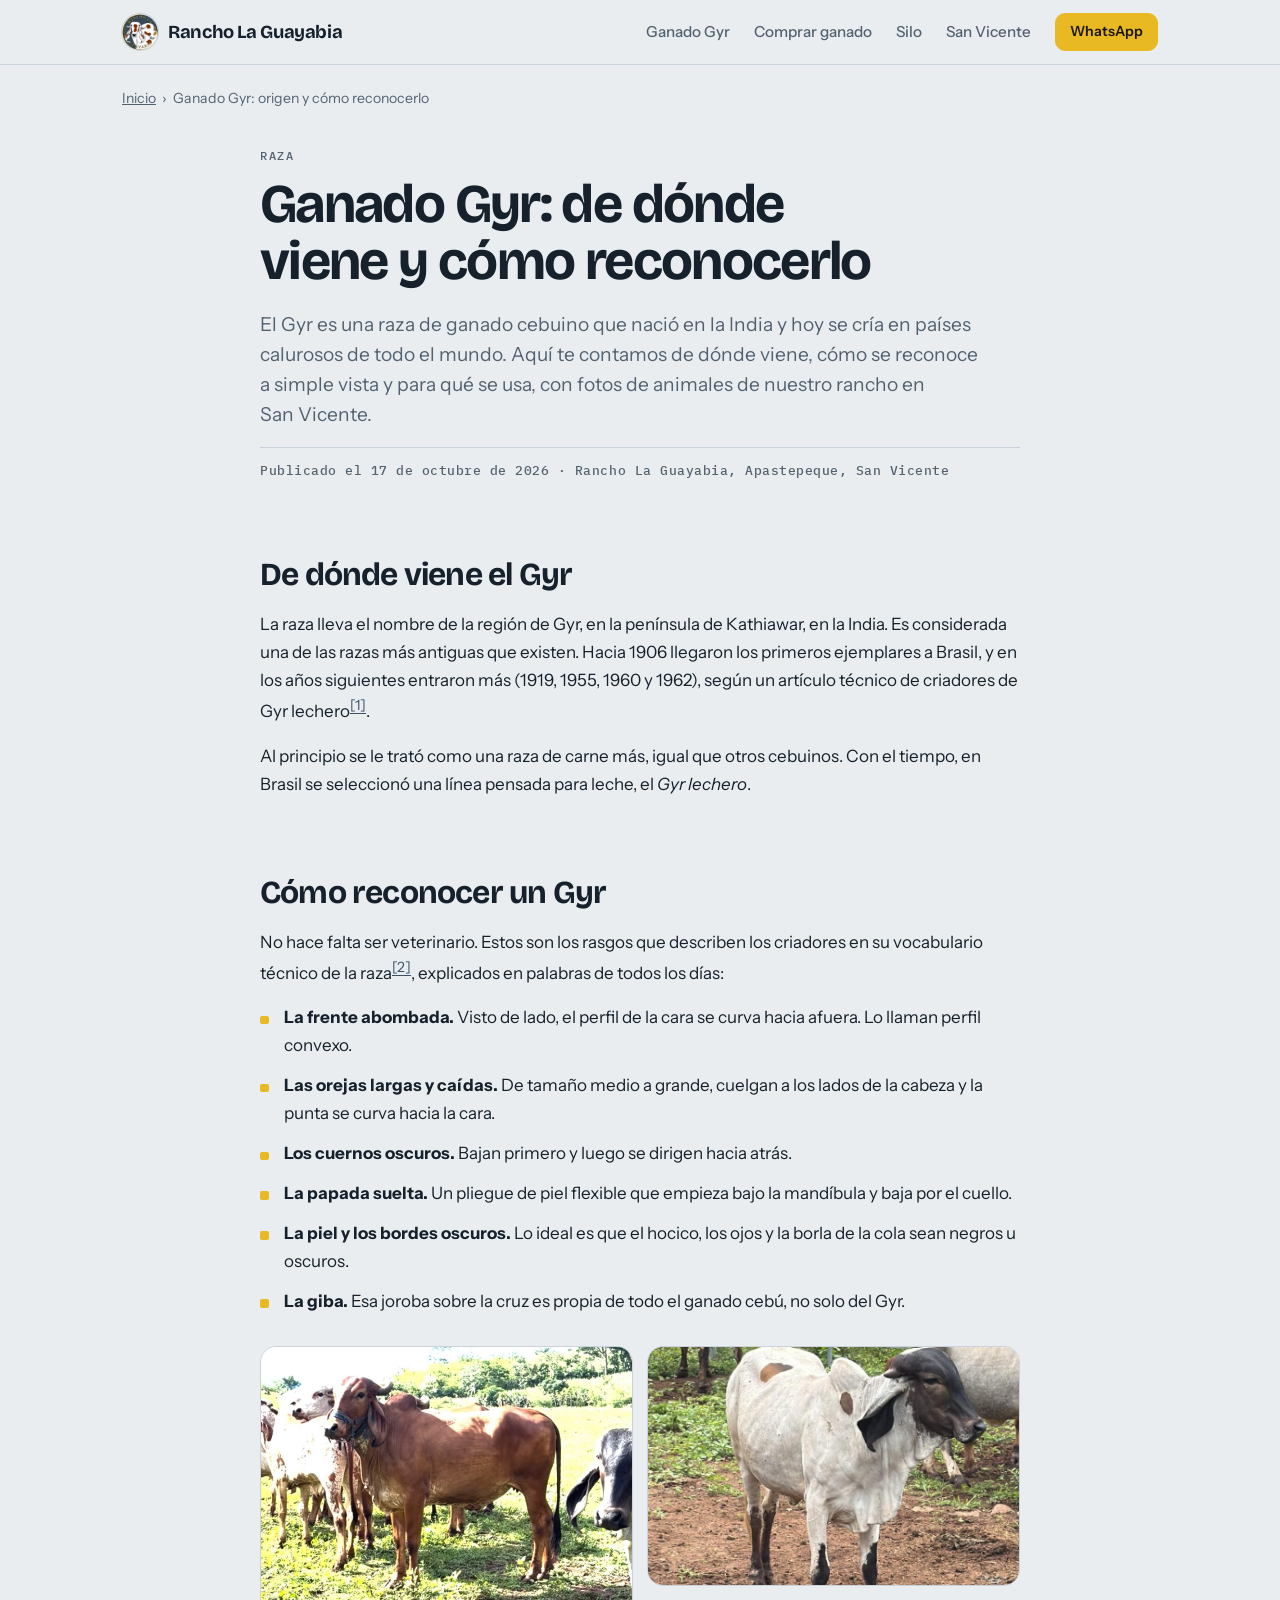
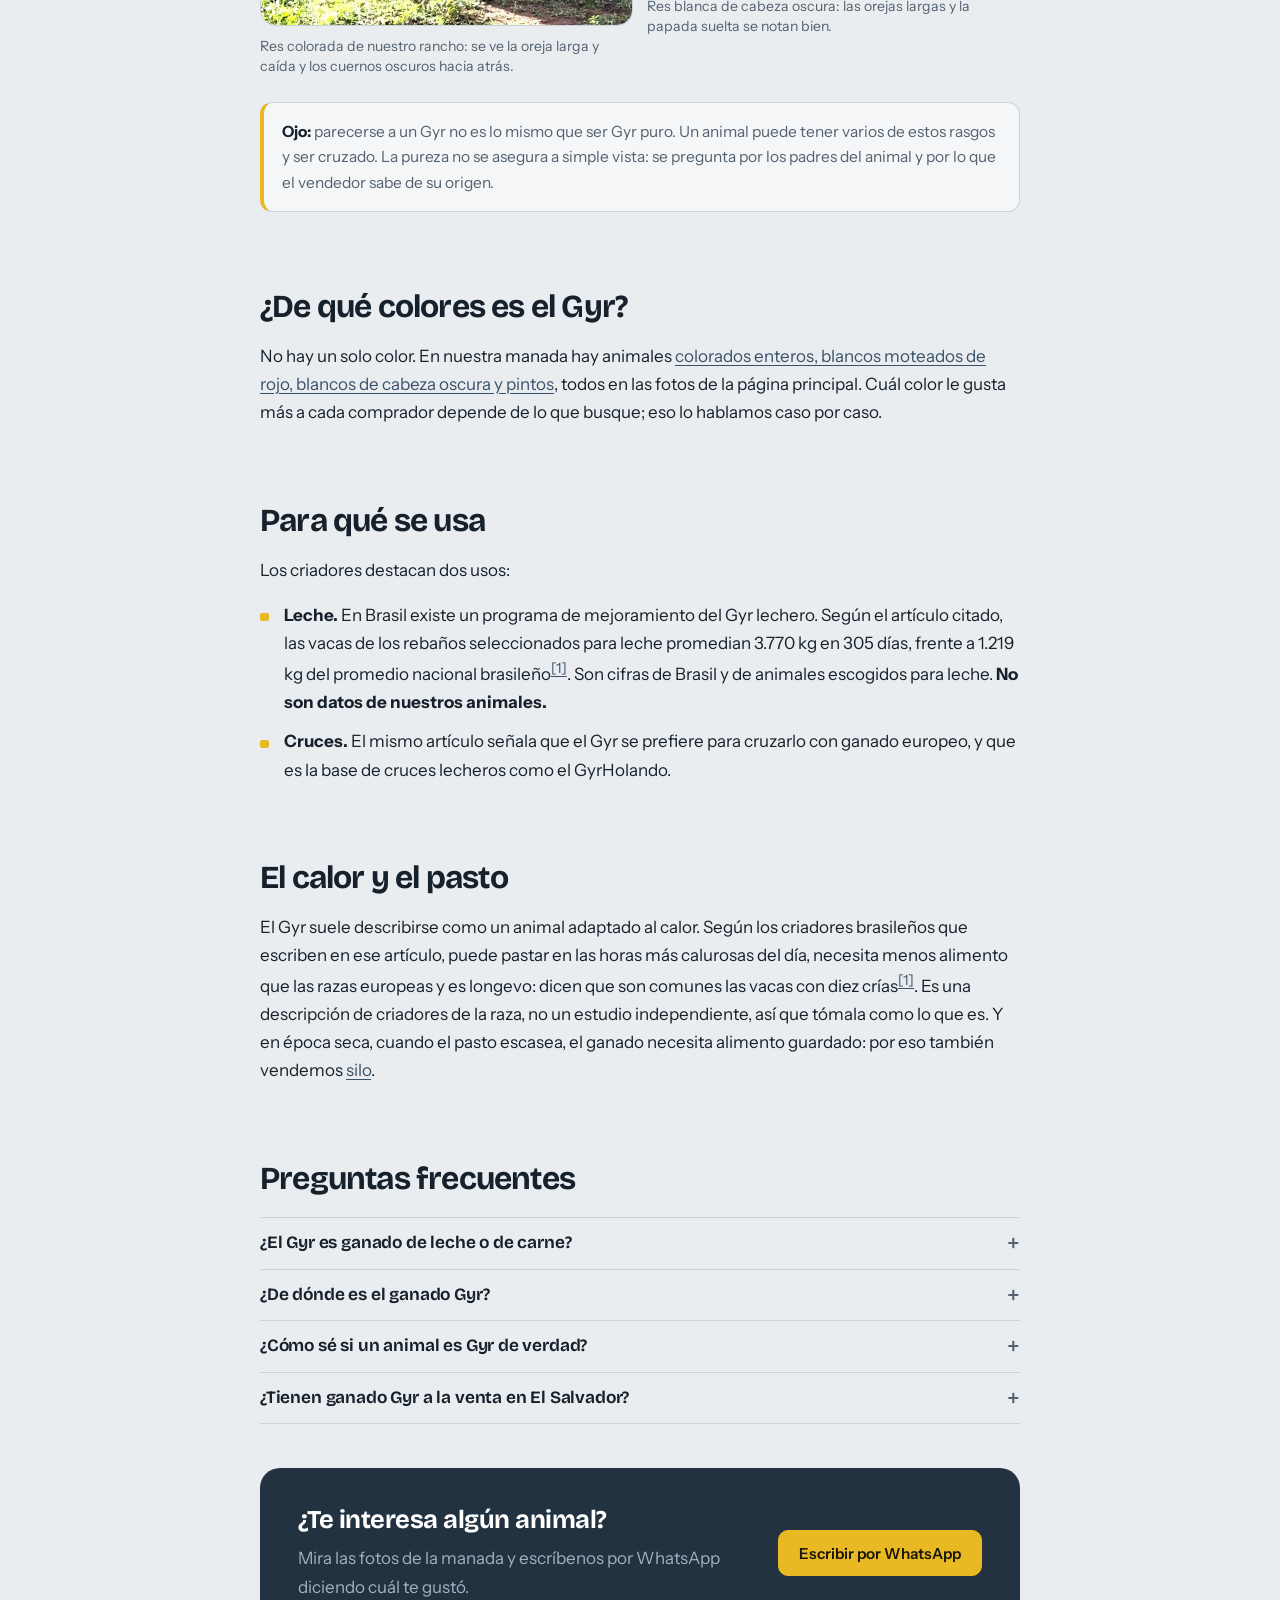
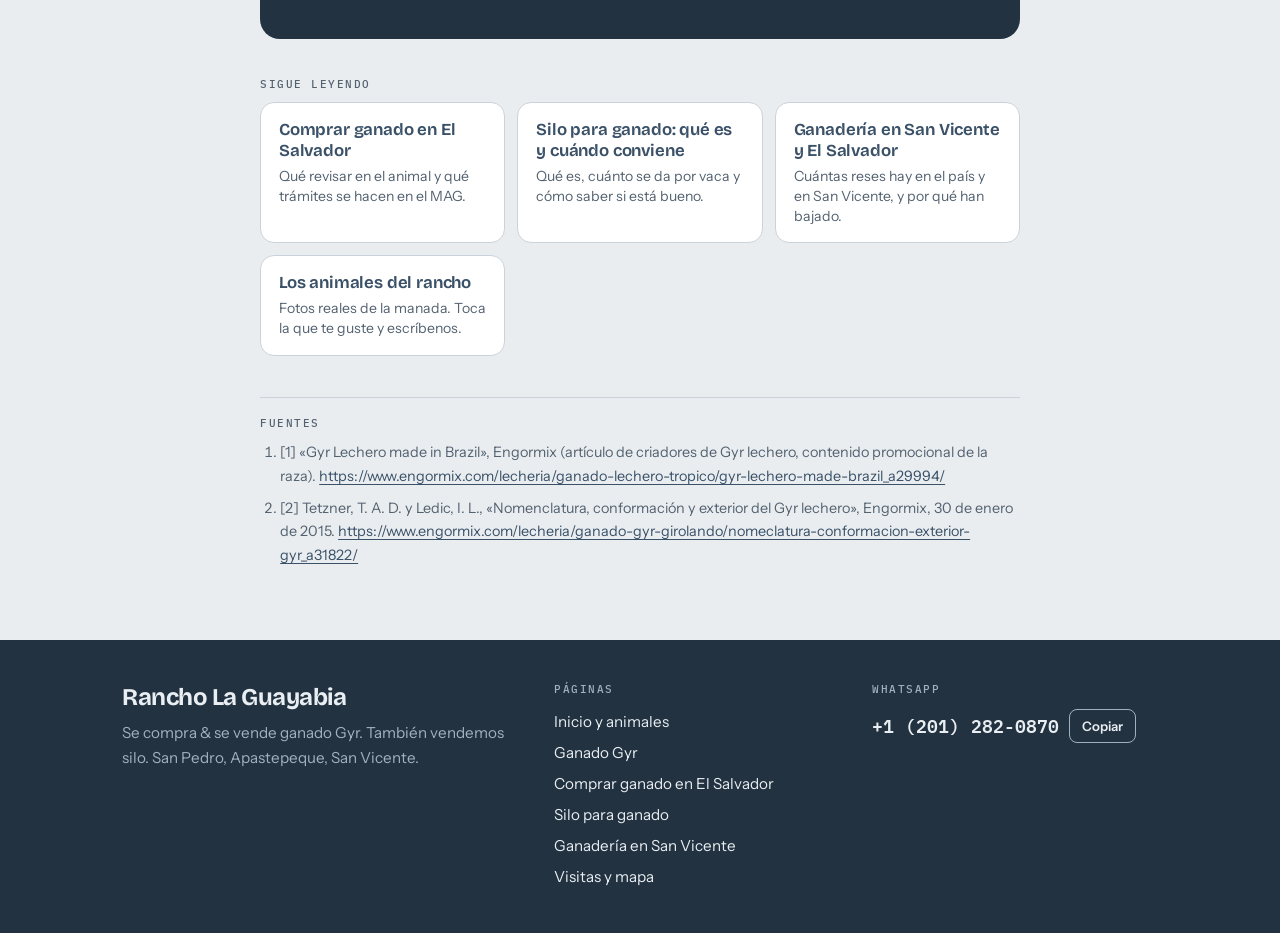
<file: ganado-gyr/index.html>
<!doctype html>
<html lang="es">
<head>
<meta charset="utf-8">
<meta name="viewport" content="width=device-width,initial-scale=1">
<title>Ganado Gyr: de dónde viene y cómo reconocerlo | Rancho La Guayabia</title>
<meta name="description" content="Qué es el ganado Gyr, de dónde viene, cómo se reconoce por la frente, las orejas y los cuernos, y para qué se cruza. Con fotos reales de San Vicente, El Salvador.">
<link rel="canonical" href="https://rancholaguayabia.com/ganado-gyr/">
<link rel="icon" type="image/png" href="/img/logo-badge.png">
<meta name="theme-color" content="#223240">
<meta property="og:type" content="article">
<meta property="og:site_name" content="Rancho La Guayabia">
<meta property="og:locale" content="es_SV">
<meta property="og:url" content="https://rancholaguayabia.com/ganado-gyr/">
<meta property="og:title" content="Ganado Gyr: origen y cómo reconocerlo">
<meta property="og:description" content="Qué es el ganado Gyr, de dónde viene, cómo se reconoce por la frente, las orejas y los cuernos, y para qué se cruza. Con fotos reales de San Vicente, El Salvador.">
<meta property="og:image" content="https://rancholaguayabia.com/img/p5.jpg">
<meta name="twitter:card" content="summary_large_image">
<meta name="twitter:title" content="Ganado Gyr: origen y cómo reconocerlo">
<meta name="twitter:description" content="Qué es el ganado Gyr, de dónde viene, cómo se reconoce por la frente, las orejas y los cuernos, y para qué se cruza. Con fotos reales de San Vicente, El Salvador.">
<meta name="twitter:image" content="https://rancholaguayabia.com/img/p5.jpg">
<script type="application/ld+json">
{
 "@context": "https://schema.org",
 "@graph": [
  {
   "@type": "Article",
   "headline": "Ganado Gyr: origen y cómo reconocerlo",
   "description": "Qué es el ganado Gyr, de dónde viene, cómo se reconoce por la frente, las orejas y los cuernos, y para qué se cruza. Con fotos reales de San Vicente, El Salvador.",
   "datePublished": "2026-10-17",
   "dateModified": "2026-10-17",
   "inLanguage": "es",
   "mainEntityOfPage": "https://rancholaguayabia.com/ganado-gyr/",
   "image": "https://rancholaguayabia.com/img/p5.jpg",
   "author": {
    "@type": "Organization",
    "name": "Rancho La Guayabia",
    "url": "https://rancholaguayabia.com/"
   },
   "publisher": {
    "@type": "Organization",
    "name": "Rancho La Guayabia",
    "url": "https://rancholaguayabia.com/",
    "logo": {
     "@type": "ImageObject",
     "url": "https://rancholaguayabia.com/img/logo.jpg"
    }
   }
  },
  {
   "@type": "BreadcrumbList",
   "itemListElement": [
    {
     "@type": "ListItem",
     "position": 1,
     "name": "Inicio",
     "item": "https://rancholaguayabia.com/"
    },
    {
     "@type": "ListItem",
     "position": 2,
     "name": "Ganado Gyr: origen y cómo reconocerlo",
     "item": "https://rancholaguayabia.com/ganado-gyr/"
    }
   ]
  }
 ]
}
</script>
<link rel="preconnect" href="https://fonts.googleapis.com">
<link rel="preconnect" href="https://fonts.gstatic.com" crossorigin>
<link rel="stylesheet" href="https://fonts.googleapis.com/css2?family=Bricolage+Grotesque:opsz,wght@12..96,400..800&family=IBM+Plex+Mono:wght@400;500;600&family=Instrument+Sans:wght@400..700&display=swap">
<link rel="stylesheet" href="/articulo.css">
</head>
<body>
<header class="top">
  <div class="wrap">
    <a class="brand" href="/" aria-label="Rancho La Guayabia, inicio">
      <img src="/img/logo-badge.png" width="36" height="36" alt="">
      Rancho La Guayabia
    </a>
    <nav class="nav" aria-label="Principal">
      <a class="hide-s" href="/ganado-gyr/">Ganado Gyr</a>
      <a class="hide-s" href="/comprar-ganado-el-salvador/">Comprar ganado</a>
      <a class="hide-s" href="/silo-para-ganado/">Silo</a>
      <a class="hide-s" href="/ganaderia-san-vicente/">San Vicente</a>
      <a class="btn primary sm wa-link" data-wa="Tengo una pregunta sobre el ganado." target="_blank" rel="noopener" href="#">WhatsApp</a>
    </nav>
  </div>
</header>
<main class="wrap">
<nav class="crumbs" aria-label="Ruta"><a href="/">Inicio</a><span>›</span>Ganado Gyr: origen y cómo reconocerlo</nav>
<article class="art">
<div class="eyebrow">Raza</div>
<h1>Ganado Gyr: de dónde viene y cómo reconocerlo</h1>
<p class="lead">El Gyr es una raza de ganado cebuino que nació en la India y hoy se cría en países calurosos de todo el mundo. Aquí te contamos de dónde viene, cómo se reconoce a simple vista y para qué se usa, con fotos de animales de nuestro rancho en San Vicente.</p>
<p class="meta">Publicado el 17 de octubre de 2026 · Rancho La Guayabia, Apastepeque, San Vicente</p>

<h2>De dónde viene el Gyr</h2>
<p>La raza lleva el nombre de la región de Gyr, en la península de Kathiawar, en la India. Es considerada una de las razas más antiguas que existen. Hacia 1906 llegaron los primeros ejemplares a Brasil, y en los años siguientes entraron más (1919, 1955, 1960 y 1962), según un artículo técnico de criadores de Gyr lechero<sup><a href="#f1">[1]</a></sup>.</p>
<p>Al principio se le trató como una raza de carne más, igual que otros cebuinos. Con el tiempo, en Brasil se seleccionó una línea pensada para leche, el <em>Gyr lechero</em>.</p>

<h2>Cómo reconocer un Gyr</h2>
<p>No hace falta ser veterinario. Estos son los rasgos que describen los criadores en su vocabulario técnico de la raza<sup><a href="#f2">[2]</a></sup>, explicados en palabras de todos los días:</p>
<ul class="puntos">
  <li><b>La frente abombada.</b> Visto de lado, el perfil de la cara se curva hacia afuera. Lo llaman perfil convexo.</li>
  <li><b>Las orejas largas y caídas.</b> De tamaño medio a grande, cuelgan a los lados de la cabeza y la punta se curva hacia la cara.</li>
  <li><b>Los cuernos oscuros.</b> Bajan primero y luego se dirigen hacia atrás.</li>
  <li><b>La papada suelta.</b> Un pliegue de piel flexible que empieza bajo la mandíbula y baja por el cuello.</li>
  <li><b>La piel y los bordes oscuros.</b> Lo ideal es que el hocico, los ojos y la borla de la cola sean negros u oscuros.</li>
  <li><b>La giba.</b> Esa joroba sobre la cruz es propia de todo el ganado cebú, no solo del Gyr.</li>
</ul>

<div class="duo">
  <figure>
    <img src="/img/p5.jpg" width="1320" height="990" loading="lazy" alt="Res Gyr colorada en el potrero del Rancho La Guayabia, con la oreja larga y caída y los cuernos oscuros hacia atrás">
    <figcaption>Res colorada de nuestro rancho: se ve la oreja larga y caída y los cuernos oscuros hacia atrás.</figcaption>
  </figure>
  <figure>
    <img src="/img/p6.jpg" width="800" height="514" loading="lazy" alt="Res Gyr blanca de cabeza oscura, con orejas largas y caídas y papada marcada">
    <figcaption>Res blanca de cabeza oscura: las orejas largas y la papada suelta se notan bien.</figcaption>
  </figure>
</div>

<div class="aviso">
  <p><b>Ojo:</b> parecerse a un Gyr no es lo mismo que ser Gyr puro. Un animal puede tener varios de estos rasgos y ser cruzado. La pureza no se asegura a simple vista: se pregunta por los padres del animal y por lo que el vendedor sabe de su origen.</p>
</div>

<h2>¿De qué colores es el Gyr?</h2>
<p>No hay un solo color. En nuestra manada hay animales <a href="/#animales">colorados enteros, blancos moteados de rojo, blancos de cabeza oscura y pintos</a>, todos en las fotos de la página principal. Cuál color le gusta más a cada comprador depende de lo que busque; eso lo hablamos caso por caso.</p>

<h2>Para qué se usa</h2>
<p>Los criadores destacan dos usos:</p>
<ul class="puntos">
  <li><b>Leche.</b> En Brasil existe un programa de mejoramiento del Gyr lechero. Según el artículo citado, las vacas de los rebaños seleccionados para leche promedian 3.770 kg en 305 días, frente a 1.219 kg del promedio nacional brasileño<sup><a href="#f1">[1]</a></sup>. Son cifras de Brasil y de animales escogidos para leche. <b>No son datos de nuestros animales.</b></li>
  <li><b>Cruces.</b> El mismo artículo señala que el Gyr se prefiere para cruzarlo con ganado europeo, y que es la base de cruces lecheros como el GyrHolando.</li>
</ul>

<h2>El calor y el pasto</h2>
<p>El Gyr suele describirse como un animal adaptado al calor. Según los criadores brasileños que escriben en ese artículo, puede pastar en las horas más calurosas del día, necesita menos alimento que las razas europeas y es longevo: dicen que son comunes las vacas con diez crías<sup><a href="#f1">[1]</a></sup>. Es una descripción de criadores de la raza, no un estudio independiente, así que tómala como lo que es. Y en época seca, cuando el pasto escasea, el ganado necesita alimento guardado: por eso también vendemos <a href="/silo-para-ganado/">silo</a>.</p>

<h2>Preguntas frecuentes</h2>
<div class="faq">
  <details><summary>¿El Gyr es ganado de leche o de carne?</summary>
    <p>Depende de la línea. Empezó agrupado con otros cebuinos como raza de carne. En Brasil se desarrolló después una línea lechera, el Gyr lechero. Si buscas un animal para un fin en particular, dínoslo al escribir y te decimos lo que sabemos del animal que te interesa.</p></details>
  <details><summary>¿De dónde es el ganado Gyr?</summary>
    <p>De la región de Gyr, en la península de Kathiawar, India. Llegó a Brasil hacia 1906, según el artículo técnico citado abajo.</p></details>
  <details><summary>¿Cómo sé si un animal es Gyr de verdad?</summary>
    <p>Los rasgos de arriba te dan una idea, pero no prueban la pureza. Pregunta siempre por la madre y el padre del animal, y mira al animal en persona.</p></details>
  <details><summary>¿Tienen ganado Gyr a la venta en El Salvador?</summary>
    <p>Sí. En el Rancho La Guayabia, en San Pedro, Apastepeque, San Vicente. Las fotos de los animales están en la <a href="/#animales">página principal</a>; toca la que te guste y nos llega tu mensaje por WhatsApp.</p></details>
</div>

<div class="buy">
  <div><h2>¿Te interesa algún animal?</h2><p>Mira las fotos de la manada y escríbenos por WhatsApp diciendo cuál te gustó.</p></div>
  <a class="btn primary wa-link" data-wa="Vi la página del ganado Gyr y me interesa un animal. ¿Me puede dar más información?" target="_blank" rel="noopener" href="#">Escribir por WhatsApp</a>
</div>
<section class="mas"><h2>Sigue leyendo</h2><ul><li><a href="/comprar-ganado-el-salvador/"><b>Comprar ganado en El Salvador</b><small>Qué revisar en el animal y qué trámites se hacen en el MAG.</small></a></li><li><a href="/silo-para-ganado/"><b>Silo para ganado: qué es y cuándo conviene</b><small>Qué es, cuánto se da por vaca y cómo saber si está bueno.</small></a></li><li><a href="/ganaderia-san-vicente/"><b>Ganadería en San Vicente y El Salvador</b><small>Cuántas reses hay en el país y en San Vicente, y por qué han bajado.</small></a></li><li><a href="/#animales"><b>Los animales del rancho</b><small>Fotos reales de la manada. Toca la que te guste y escríbenos.</small></a></li></ul></section>
<section class="fuentes"><h2>Fuentes</h2><ol><li>[1] «Gyr Lechero made in Brazil», Engormix (artículo de criadores de Gyr lechero, contenido promocional de la raza). <a href="https://www.engormix.com/lecheria/ganado-lechero-tropico/gyr-lechero-made-brazil_a29994/" target="_blank" rel="noopener">https://www.engormix.com/lecheria/ganado-lechero-tropico/gyr-lechero-made-brazil_a29994/</a></li><li>[2] Tetzner, T. A. D. y Ledic, I. L., «Nomenclatura, conformación y exterior del Gyr lechero», Engormix, 30 de enero de 2015. <a href="https://www.engormix.com/lecheria/ganado-gyr-girolando/nomeclatura-conformacion-exterior-gyr_a31822/" target="_blank" rel="noopener">https://www.engormix.com/lecheria/ganado-gyr-girolando/nomeclatura-conformacion-exterior-gyr_a31822/</a></li></ol></section>
</article>
</main>
<footer>
  <div class="wrap foot">
    <div>
      <p class="big">Rancho La Guayabia</p>
      <p class="muted">Se compra &amp; se vende ganado Gyr. También vendemos silo. San Pedro, Apastepeque, San Vicente.</p>
    </div>
    <div>
      <h3>Páginas</h3>
      <ul>
        <li><a href="/">Inicio y animales</a></li>
        <li><a href="/ganado-gyr/">Ganado Gyr</a></li>
        <li><a href="/comprar-ganado-el-salvador/">Comprar ganado en El Salvador</a></li>
        <li><a href="/silo-para-ganado/">Silo para ganado</a></li>
        <li><a href="/ganaderia-san-vicente/">Ganadería en San Vicente</a></li>
        <li><a href="/#visitas">Visitas y mapa</a></li>
      </ul>
    </div>
    <div>
      <h3>WhatsApp</h3>
      <div class="num"><code data-tel></code><button class="copy" id="copy" type="button">Copiar</button></div>
    </div>
  </div>
</footer>
<script src="/wa.js"></script>
<script src="/articulo.js"></script>
</body>
</html>
</file>
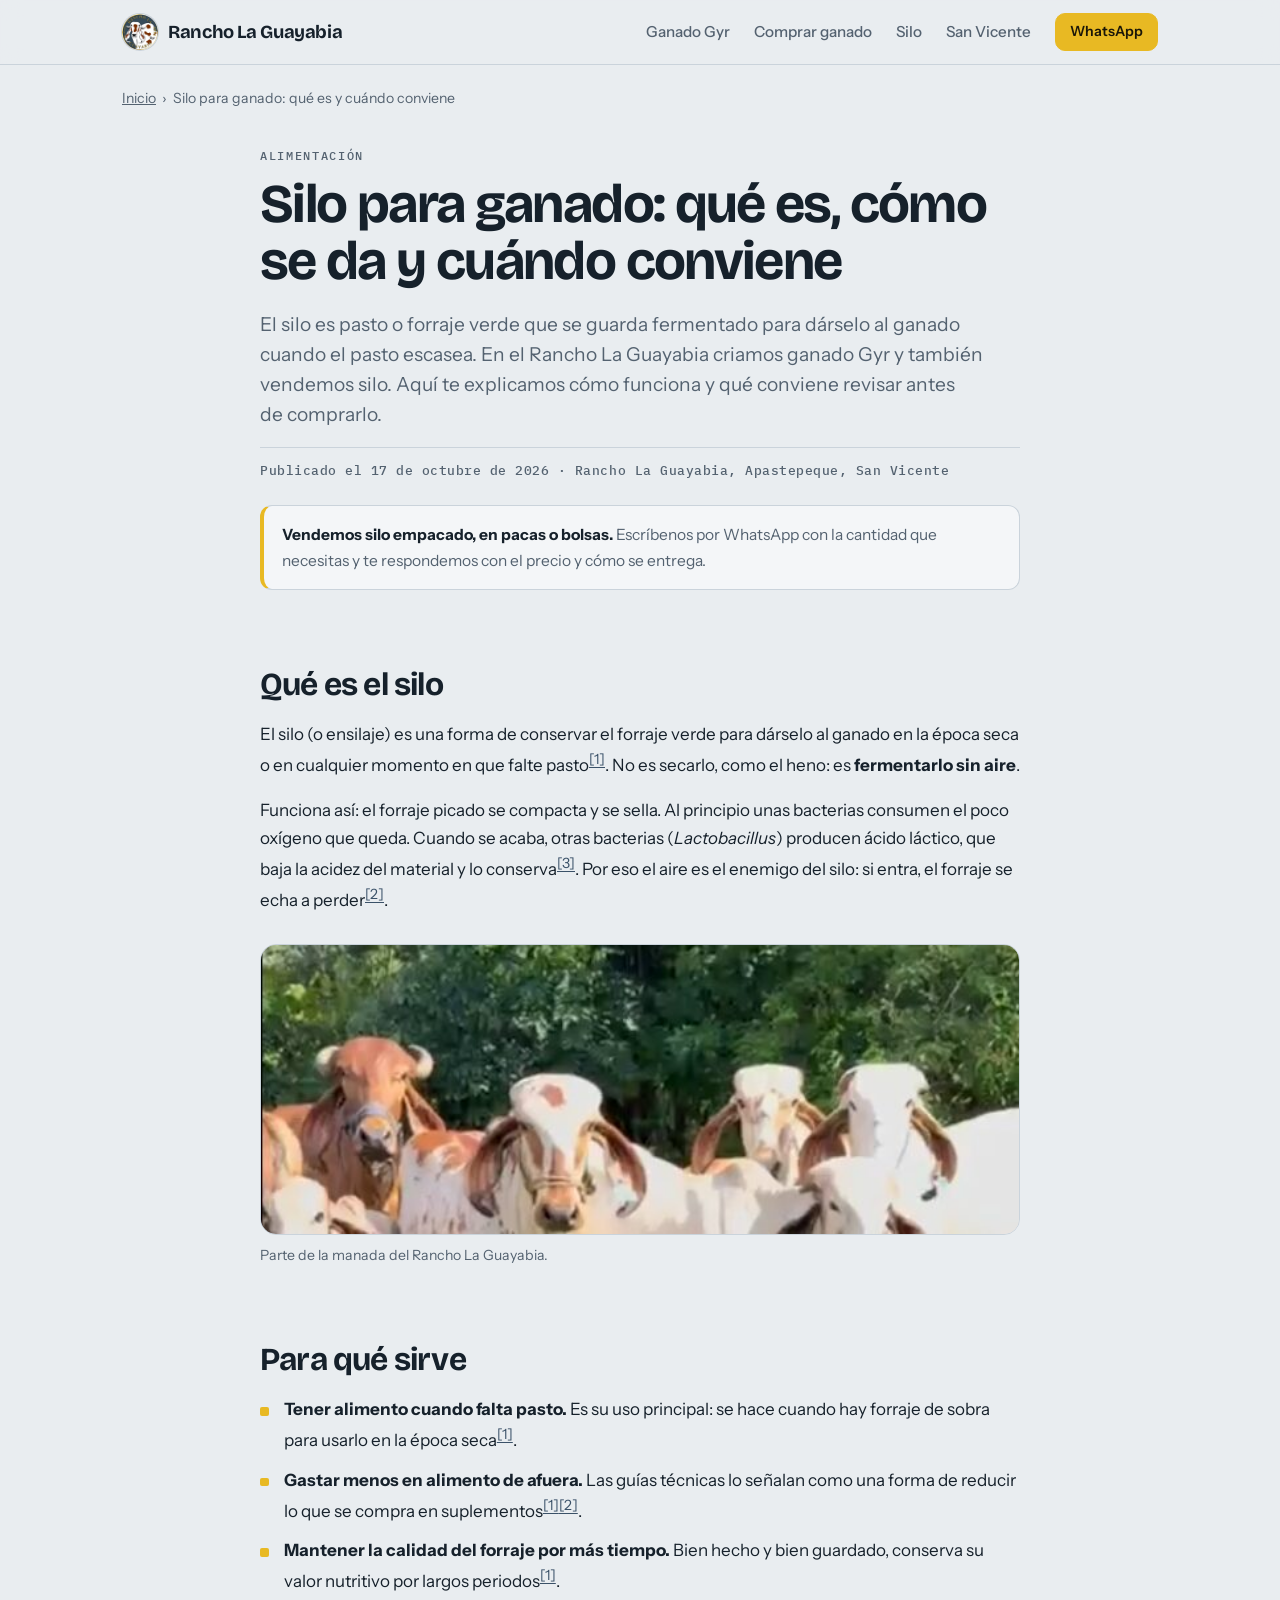
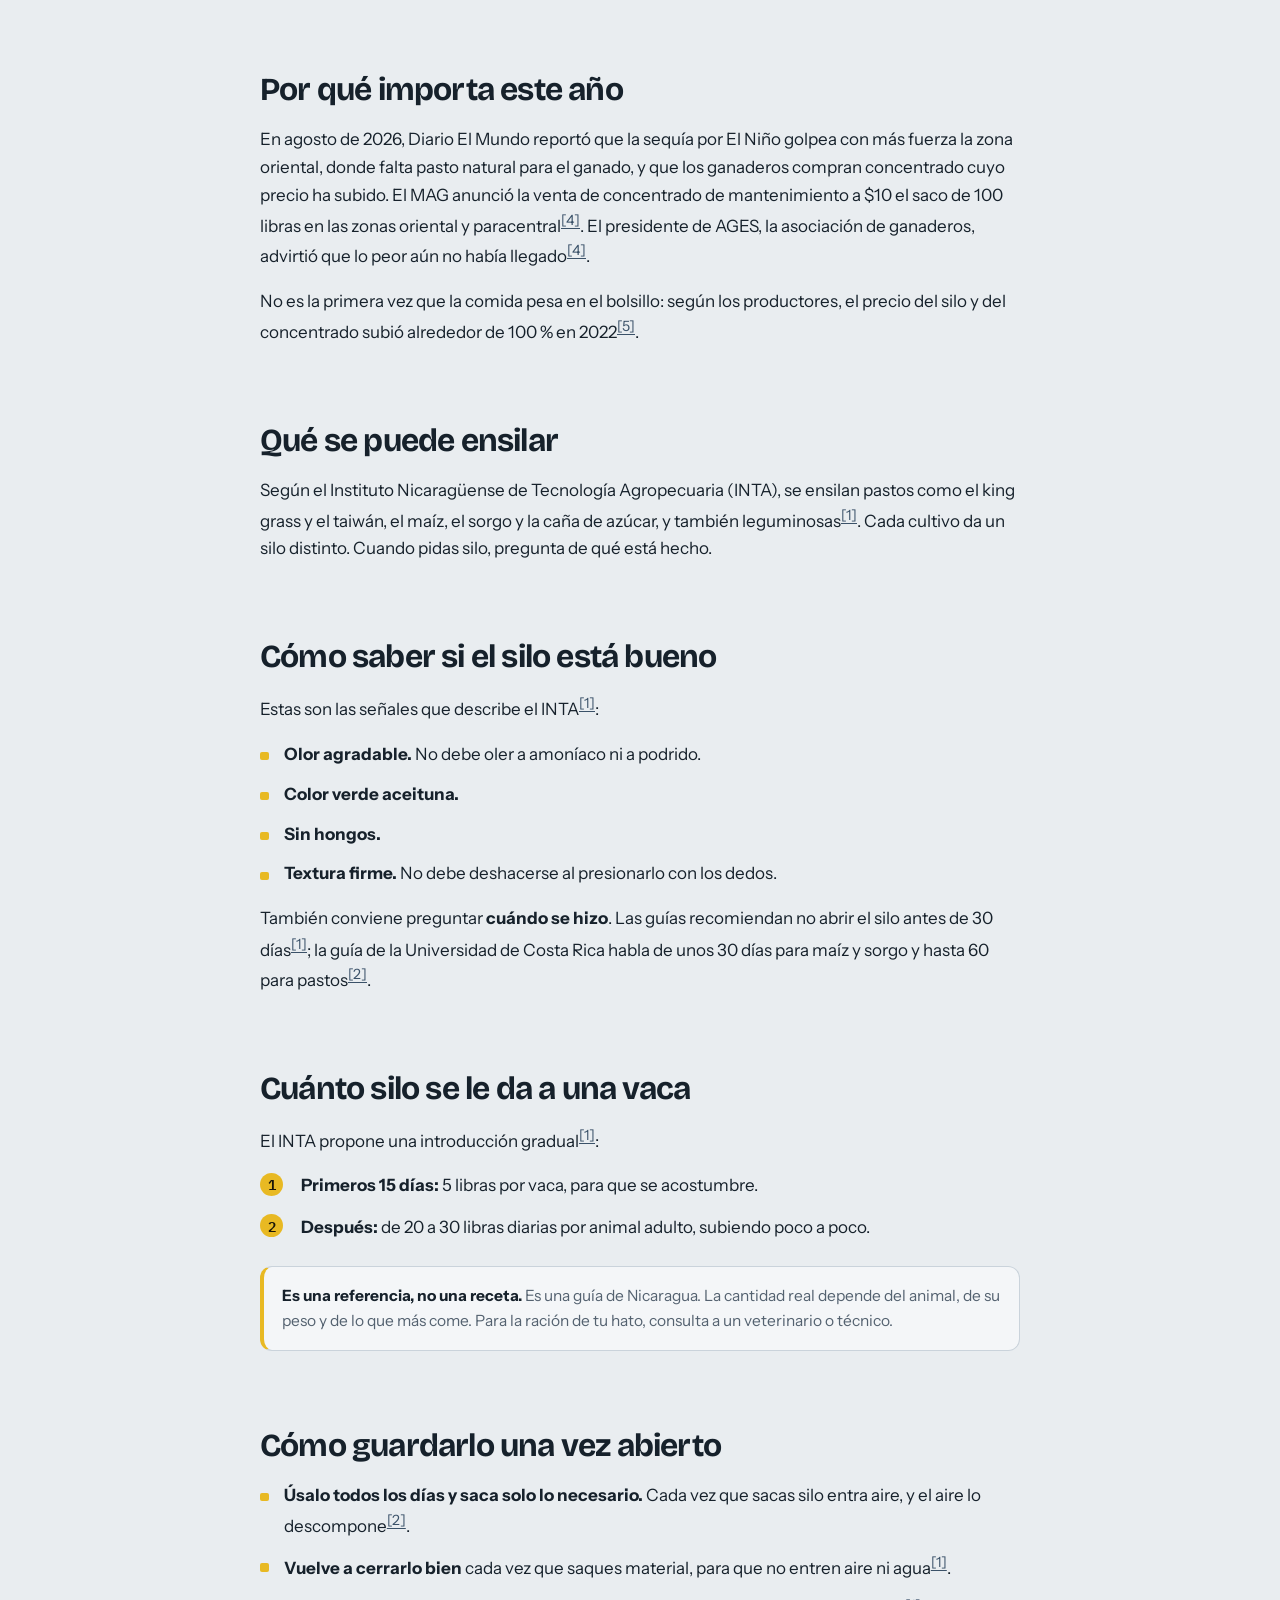
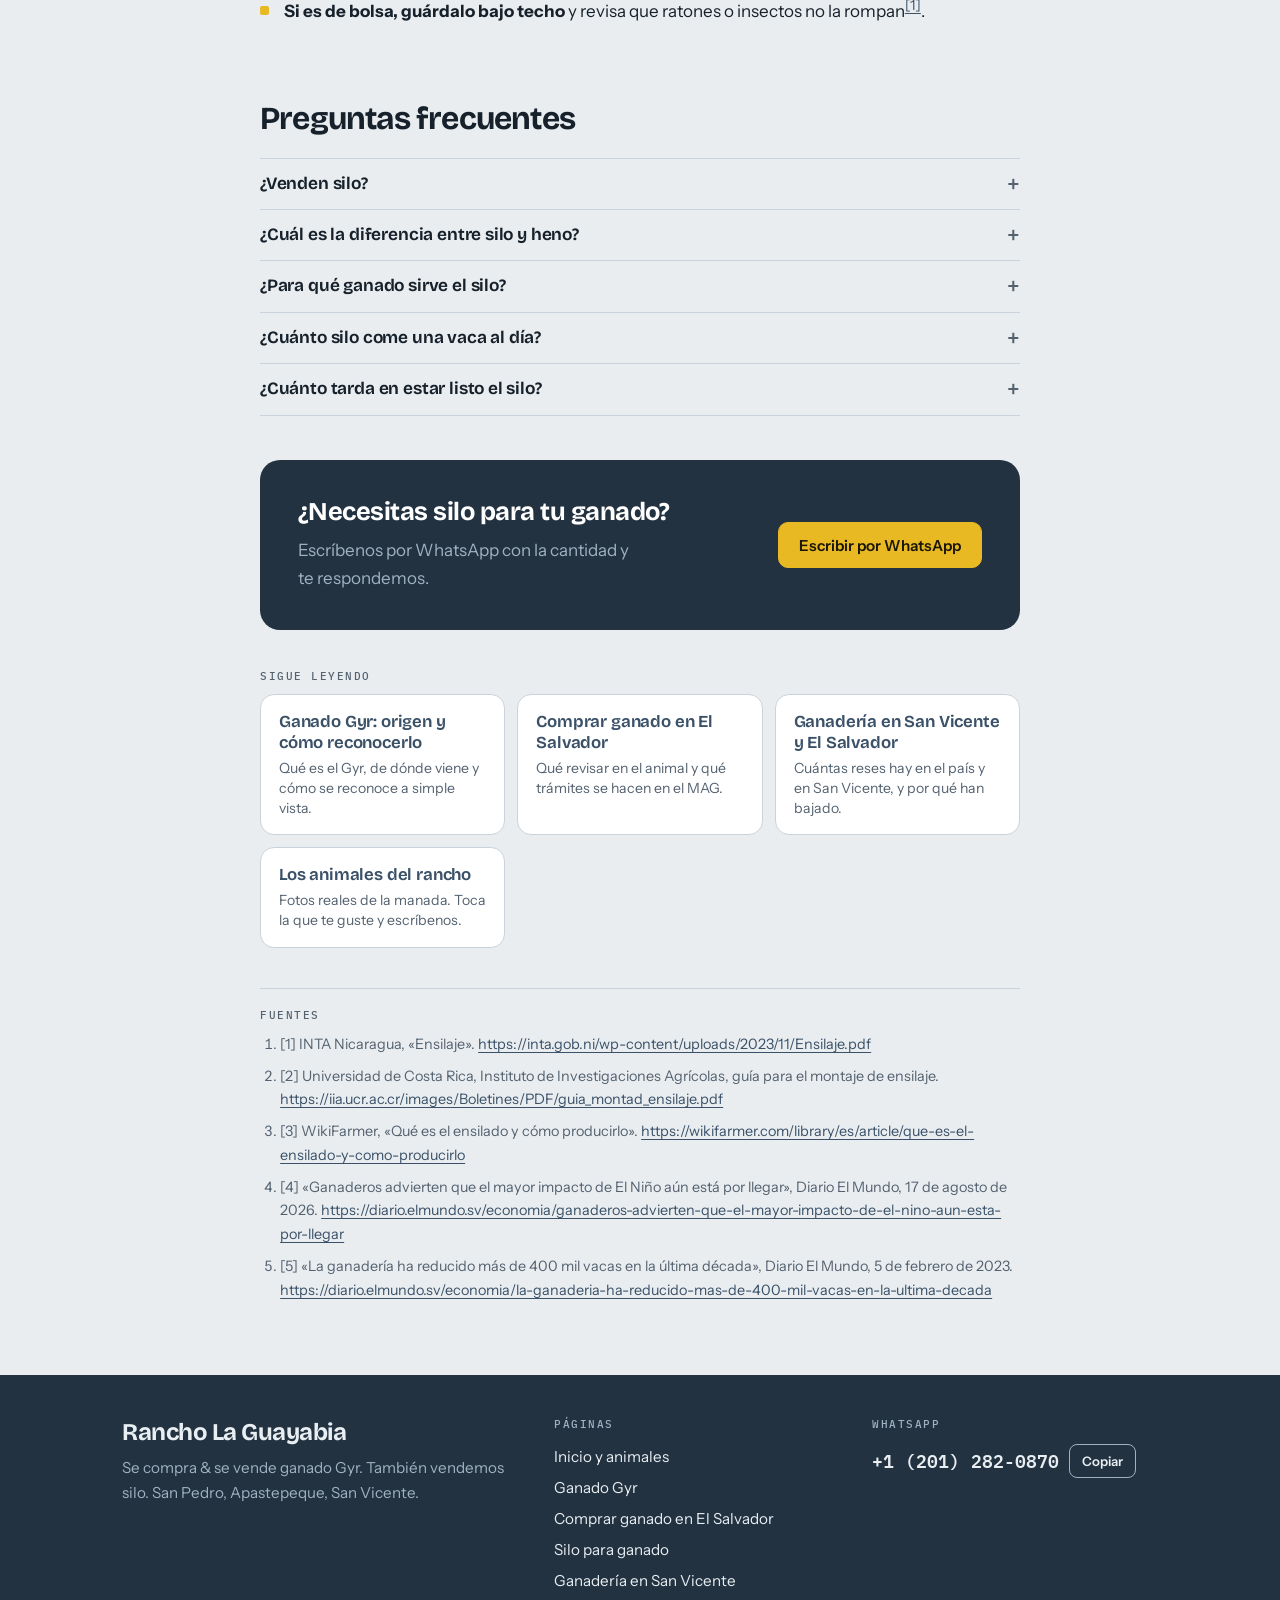
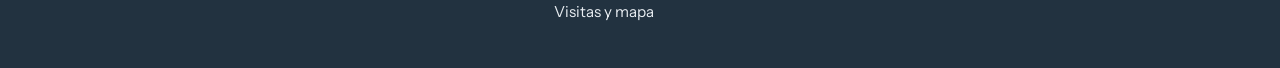
<file: silo-para-ganado/index.html>
<!doctype html>
<html lang="es">
<head>
<meta charset="utf-8">
<meta name="viewport" content="width=device-width,initial-scale=1">
<title>Silo para ganado: qué es, cómo se da y cuándo conviene | Rancho La Guayabia</title>
<meta name="description" content="Qué es el silo, para qué sirve en época seca, cuánto se le da a una vaca, cómo saber si está bueno y cómo guardarlo una vez abierto. Venta de silo en San Vicente, El Salvador.">
<link rel="canonical" href="https://rancholaguayabia.com/silo-para-ganado/">
<link rel="icon" type="image/png" href="/img/logo-badge.png">
<meta name="theme-color" content="#223240">
<meta property="og:type" content="article">
<meta property="og:site_name" content="Rancho La Guayabia">
<meta property="og:locale" content="es_SV">
<meta property="og:url" content="https://rancholaguayabia.com/silo-para-ganado/">
<meta property="og:title" content="Silo para ganado: qué es y cuándo conviene">
<meta property="og:description" content="Qué es el silo, para qué sirve en época seca, cuánto se le da a una vaca, cómo saber si está bueno y cómo guardarlo una vez abierto. Venta de silo en San Vicente, El Salvador.">
<meta property="og:image" content="https://rancholaguayabia.com/img/p3.jpg">
<meta name="twitter:card" content="summary_large_image">
<meta name="twitter:title" content="Silo para ganado: qué es y cuándo conviene">
<meta name="twitter:description" content="Qué es el silo, para qué sirve en época seca, cuánto se le da a una vaca, cómo saber si está bueno y cómo guardarlo una vez abierto. Venta de silo en San Vicente, El Salvador.">
<meta name="twitter:image" content="https://rancholaguayabia.com/img/p3.jpg">
<script type="application/ld+json">
{
 "@context": "https://schema.org",
 "@graph": [
  {
   "@type": "Article",
   "headline": "Silo para ganado: qué es y cuándo conviene",
   "description": "Qué es el silo, para qué sirve en época seca, cuánto se le da a una vaca, cómo saber si está bueno y cómo guardarlo una vez abierto. Venta de silo en San Vicente, El Salvador.",
   "datePublished": "2026-10-17",
   "dateModified": "2026-10-17",
   "inLanguage": "es",
   "mainEntityOfPage": "https://rancholaguayabia.com/silo-para-ganado/",
   "image": "https://rancholaguayabia.com/img/p3.jpg",
   "author": {
    "@type": "Organization",
    "name": "Rancho La Guayabia",
    "url": "https://rancholaguayabia.com/"
   },
   "publisher": {
    "@type": "Organization",
    "name": "Rancho La Guayabia",
    "url": "https://rancholaguayabia.com/",
    "logo": {
     "@type": "ImageObject",
     "url": "https://rancholaguayabia.com/img/logo.jpg"
    }
   }
  },
  {
   "@type": "BreadcrumbList",
   "itemListElement": [
    {
     "@type": "ListItem",
     "position": 1,
     "name": "Inicio",
     "item": "https://rancholaguayabia.com/"
    },
    {
     "@type": "ListItem",
     "position": 2,
     "name": "Silo para ganado: qué es y cuándo conviene",
     "item": "https://rancholaguayabia.com/silo-para-ganado/"
    }
   ]
  }
 ]
}
</script>
<link rel="preconnect" href="https://fonts.googleapis.com">
<link rel="preconnect" href="https://fonts.gstatic.com" crossorigin>
<link rel="stylesheet" href="https://fonts.googleapis.com/css2?family=Bricolage+Grotesque:opsz,wght@12..96,400..800&family=IBM+Plex+Mono:wght@400;500;600&family=Instrument+Sans:wght@400..700&display=swap">
<link rel="stylesheet" href="/articulo.css">
</head>
<body>
<header class="top">
  <div class="wrap">
    <a class="brand" href="/" aria-label="Rancho La Guayabia, inicio">
      <img src="/img/logo-badge.png" width="36" height="36" alt="">
      Rancho La Guayabia
    </a>
    <nav class="nav" aria-label="Principal">
      <a class="hide-s" href="/ganado-gyr/">Ganado Gyr</a>
      <a class="hide-s" href="/comprar-ganado-el-salvador/">Comprar ganado</a>
      <a class="hide-s" href="/silo-para-ganado/">Silo</a>
      <a class="hide-s" href="/ganaderia-san-vicente/">San Vicente</a>
      <a class="btn primary sm wa-link" data-wa="Tengo una pregunta sobre el ganado." target="_blank" rel="noopener" href="#">WhatsApp</a>
    </nav>
  </div>
</header>
<main class="wrap">
<nav class="crumbs" aria-label="Ruta"><a href="/">Inicio</a><span>›</span>Silo para ganado: qué es y cuándo conviene</nav>
<article class="art">
<div class="eyebrow">Alimentación</div>
<h1>Silo para ganado: qué es, cómo se da y cuándo conviene</h1>
<p class="lead">El silo es pasto o forraje verde que se guarda fermentado para dárselo al ganado cuando el pasto escasea. En el Rancho La Guayabia criamos ganado Gyr y también vendemos silo. Aquí te explicamos cómo funciona y qué conviene revisar antes de comprarlo.</p>
<p class="meta">Publicado el 17 de octubre de 2026 · Rancho La Guayabia, Apastepeque, San Vicente</p>

<div class="aviso">
  <p><b>Vendemos silo empacado, en pacas o bolsas.</b> Escríbenos por WhatsApp con la cantidad que necesitas y te respondemos con el precio y cómo se entrega.</p>
</div>

<h2>Qué es el silo</h2>
<p>El silo (o ensilaje) es una forma de conservar el forraje verde para dárselo al ganado en la época seca o en cualquier momento en que falte pasto<sup><a href="#f1">[1]</a></sup>. No es secarlo, como el heno: es <b>fermentarlo sin aire</b>.</p>
<p>Funciona así: el forraje picado se compacta y se sella. Al principio unas bacterias consumen el poco oxígeno que queda. Cuando se acaba, otras bacterias (<em>Lactobacillus</em>) producen ácido láctico, que baja la acidez del material y lo conserva<sup><a href="#f3">[3]</a></sup>. Por eso el aire es el enemigo del silo: si entra, el forraje se echa a perder<sup><a href="#f2">[2]</a></sup>.</p>
<figure>
  <img src="/img/p3.jpg" width="574" height="219" loading="lazy" alt="Parte de la manada del Rancho La Guayabia en el camino de la finca">
  <figcaption>Parte de la manada del Rancho La Guayabia.</figcaption>
</figure>

<h2>Para qué sirve</h2>
<ul class="puntos">
  <li><b>Tener alimento cuando falta pasto.</b> Es su uso principal: se hace cuando hay forraje de sobra para usarlo en la época seca<sup><a href="#f1">[1]</a></sup>.</li>
  <li><b>Gastar menos en alimento de afuera.</b> Las guías técnicas lo señalan como una forma de reducir lo que se compra en suplementos<sup><a href="#f1">[1]</a></sup><sup><a href="#f2">[2]</a></sup>.</li>
  <li><b>Mantener la calidad del forraje por más tiempo.</b> Bien hecho y bien guardado, conserva su valor nutritivo por largos periodos<sup><a href="#f1">[1]</a></sup>.</li>
</ul>

<h2>Por qué importa este año</h2>
<p>En agosto de 2026, Diario El Mundo reportó que la sequía por El Niño golpea con más fuerza la zona oriental, donde falta pasto natural para el ganado, y que los ganaderos compran concentrado cuyo precio ha subido. El MAG anunció la venta de concentrado de mantenimiento a $10 el saco de 100 libras en las zonas oriental y paracentral<sup><a href="#f4">[4]</a></sup>. El presidente de AGES, la asociación de ganaderos, advirtió que lo peor aún no había llegado<sup><a href="#f4">[4]</a></sup>.</p>
<p>No es la primera vez que la comida pesa en el bolsillo: según los productores, el precio del silo y del concentrado subió alrededor de 100 % en 2022<sup><a href="#f5">[5]</a></sup>.</p>

<h2>Qué se puede ensilar</h2>
<p>Según el Instituto Nicaragüense de Tecnología Agropecuaria (INTA), se ensilan pastos como el king grass y el taiwán, el maíz, el sorgo y la caña de azúcar, y también leguminosas<sup><a href="#f1">[1]</a></sup>. Cada cultivo da un silo distinto. Cuando pidas silo, pregunta de qué está hecho.</p>

<h2>Cómo saber si el silo está bueno</h2>
<p>Estas son las señales que describe el INTA<sup><a href="#f1">[1]</a></sup>:</p>
<ul class="puntos">
  <li><b>Olor agradable.</b> No debe oler a amoníaco ni a podrido.</li>
  <li><b>Color verde aceituna.</b></li>
  <li><b>Sin hongos.</b></li>
  <li><b>Textura firme.</b> No debe deshacerse al presionarlo con los dedos.</li>
</ul>
<p>También conviene preguntar <b>cuándo se hizo</b>. Las guías recomiendan no abrir el silo antes de 30 días<sup><a href="#f1">[1]</a></sup>; la guía de la Universidad de Costa Rica habla de unos 30 días para maíz y sorgo y hasta 60 para pastos<sup><a href="#f2">[2]</a></sup>.</p>

<h2>Cuánto silo se le da a una vaca</h2>
<p>El INTA propone una introducción gradual<sup><a href="#f1">[1]</a></sup>:</p>
<ol class="pasos">
  <li><b>Primeros 15 días:</b> 5 libras por vaca, para que se acostumbre.</li>
  <li><b>Después:</b> de 20 a 30 libras diarias por animal adulto, subiendo poco a poco.</li>
</ol>
<div class="aviso">
  <p><b>Es una referencia, no una receta.</b> Es una guía de Nicaragua. La cantidad real depende del animal, de su peso y de lo que más come. Para la ración de tu hato, consulta a un veterinario o técnico.</p>
</div>

<h2>Cómo guardarlo una vez abierto</h2>
<ul class="puntos">
  <li><b>Úsalo todos los días y saca solo lo necesario.</b> Cada vez que sacas silo entra aire, y el aire lo descompone<sup><a href="#f2">[2]</a></sup>.</li>
  <li><b>Vuelve a cerrarlo bien</b> cada vez que saques material, para que no entren aire ni agua<sup><a href="#f1">[1]</a></sup>.</li>
  <li><b>Si es de bolsa, guárdalo bajo techo</b> y revisa que ratones o insectos no la rompan<sup><a href="#f1">[1]</a></sup>.</li>
</ul>

<h2>Preguntas frecuentes</h2>
<div class="faq">
  <details><summary>¿Venden silo?</summary>
    <p>Sí. Vendemos silo empacado, en pacas o bolsas, desde el Rancho La Guayabia, en San Pedro, Apastepeque, San Vicente. Escríbenos por WhatsApp con la cantidad que necesitas.</p></details>
  <details><summary>¿Cuál es la diferencia entre silo y heno?</summary>
    <p>El heno se seca. El silo se fermenta sin aire con el forraje todavía verde. Son dos formas distintas de guardar alimento para el ganado.</p></details>
  <details><summary>¿Para qué ganado sirve el silo?</summary>
    <p>Se da sobre todo a bovinos. Las fuentes técnicas hablan de vacas adultas; para otras categorías (terneros, toros, ganado de leche o de carne), pregunta a un veterinario.</p></details>
  <details><summary>¿Cuánto silo come una vaca al día?</summary>
    <p>Como referencia del INTA de Nicaragua: de 20 a 30 libras diarias por animal adulto, después de una adaptación de 15 días con 5 libras. Tu veterinario te dice la cantidad exacta para tu hato.</p></details>
  <details><summary>¿Cuánto tarda en estar listo el silo?</summary>
    <p>Alrededor de 30 días para maíz y sorgo, y hasta 60 para pastos, según la guía de la Universidad de Costa Rica. No se recomienda abrirlo antes de 30 días.</p></details>
</div>

<div class="buy">
  <div><h2>¿Necesitas silo para tu ganado?</h2><p>Escríbenos por WhatsApp con la cantidad y te respondemos.</p></div>
  <a class="btn primary wa-link" data-wa="Quiero comprar silo. ¿Cuánto cuesta y cómo se entrega? Cantidad que necesito: " target="_blank" rel="noopener" href="#">Escribir por WhatsApp</a>
</div>
<section class="mas"><h2>Sigue leyendo</h2><ul><li><a href="/ganado-gyr/"><b>Ganado Gyr: origen y cómo reconocerlo</b><small>Qué es el Gyr, de dónde viene y cómo se reconoce a simple vista.</small></a></li><li><a href="/comprar-ganado-el-salvador/"><b>Comprar ganado en El Salvador</b><small>Qué revisar en el animal y qué trámites se hacen en el MAG.</small></a></li><li><a href="/ganaderia-san-vicente/"><b>Ganadería en San Vicente y El Salvador</b><small>Cuántas reses hay en el país y en San Vicente, y por qué han bajado.</small></a></li><li><a href="/#animales"><b>Los animales del rancho</b><small>Fotos reales de la manada. Toca la que te guste y escríbenos.</small></a></li></ul></section>
<section class="fuentes"><h2>Fuentes</h2><ol><li>[1] INTA Nicaragua, «Ensilaje». <a href="https://inta.gob.ni/wp-content/uploads/2023/11/Ensilaje.pdf" target="_blank" rel="noopener">https://inta.gob.ni/wp-content/uploads/2023/11/Ensilaje.pdf</a></li><li>[2] Universidad de Costa Rica, Instituto de Investigaciones Agrícolas, guía para el montaje de ensilaje. <a href="https://iia.ucr.ac.cr/images/Boletines/PDF/guia_montad_ensilaje.pdf" target="_blank" rel="noopener">https://iia.ucr.ac.cr/images/Boletines/PDF/guia_montad_ensilaje.pdf</a></li><li>[3] WikiFarmer, «Qué es el ensilado y cómo producirlo». <a href="https://wikifarmer.com/library/es/article/que-es-el-ensilado-y-como-producirlo" target="_blank" rel="noopener">https://wikifarmer.com/library/es/article/que-es-el-ensilado-y-como-producirlo</a></li><li>[4] «Ganaderos advierten que el mayor impacto de El Niño aún está por llegar», Diario El Mundo, 17 de agosto de 2026. <a href="https://diario.elmundo.sv/economia/ganaderos-advierten-que-el-mayor-impacto-de-el-nino-aun-esta-por-llegar" target="_blank" rel="noopener">https://diario.elmundo.sv/economia/ganaderos-advierten-que-el-mayor-impacto-de-el-nino-aun-esta-por-llegar</a></li><li>[5] «La ganadería ha reducido más de 400 mil vacas en la última década», Diario El Mundo, 5 de febrero de 2023. <a href="https://diario.elmundo.sv/economia/la-ganaderia-ha-reducido-mas-de-400-mil-vacas-en-la-ultima-decada" target="_blank" rel="noopener">https://diario.elmundo.sv/economia/la-ganaderia-ha-reducido-mas-de-400-mil-vacas-en-la-ultima-decada</a></li></ol></section>
</article>
</main>
<footer>
  <div class="wrap foot">
    <div>
      <p class="big">Rancho La Guayabia</p>
      <p class="muted">Se compra &amp; se vende ganado Gyr. También vendemos silo. San Pedro, Apastepeque, San Vicente.</p>
    </div>
    <div>
      <h3>Páginas</h3>
      <ul>
        <li><a href="/">Inicio y animales</a></li>
        <li><a href="/ganado-gyr/">Ganado Gyr</a></li>
        <li><a href="/comprar-ganado-el-salvador/">Comprar ganado en El Salvador</a></li>
        <li><a href="/silo-para-ganado/">Silo para ganado</a></li>
        <li><a href="/ganaderia-san-vicente/">Ganadería en San Vicente</a></li>
        <li><a href="/#visitas">Visitas y mapa</a></li>
      </ul>
    </div>
    <div>
      <h3>WhatsApp</h3>
      <div class="num"><code data-tel></code><button class="copy" id="copy" type="button">Copiar</button></div>
    </div>
  </div>
</footer>
<script src="/wa.js"></script>
<script src="/articulo.js"></script>
</body>
</html>
</file>
<file: articulo.css>
/* Estilo de las paginas de contenido. Mismos colores y letras que la portada. */
:root{
  --bg:#E9EDF0; --surface:#F4F6F8; --raised:#FFFFFF; --ink:#16212B; --muted:#546270; --line:#CAD3DB;
  --leaf:#3A5168; --leaf-soft:#DCE5ED; --warn:#7B3A12; --warn-soft:#F3E0D2;
  --tag:#E8B923; --tag-ink:#1A1608; --deep:#223240; --deep-ink:#E9EEF2; --deep-muted:#A0B1C0;
  --font-display:"Bricolage Grotesque","Arial Narrow",system-ui,sans-serif;
  --font-body:"Instrument Sans",system-ui,-apple-system,"Segoe UI",sans-serif;
  --font-mono:"IBM Plex Mono",ui-monospace,Menlo,Consolas,monospace;
}
@media (prefers-color-scheme:dark){:root:not([data-theme="light"]){
  --bg:#0E151C; --surface:#141E27; --raised:#1B2733; --ink:#E9EEF2; --muted:#9DAEBD; --line:#2B3947;
  --leaf:#8FB4DA; --leaf-soft:#1D3144; --warn:#E9A875; --warn-soft:#3A2616; --deep:#0A1017; color-scheme:dark}}
*{box-sizing:border-box}
html{scroll-behavior:smooth;scroll-padding-top:84px}
body{margin:0;background:var(--bg);color:var(--ink);font:400 17px/1.65 var(--font-body);-webkit-font-smoothing:antialiased}
h1,h2,h3,p,dl,dd,ul,ol,figure{margin:0}
ul,ol{padding:0;list-style:none}
a{color:inherit}
:focus-visible{outline:3px solid var(--leaf);outline-offset:3px}
.wrap{width:100%;max-width:1100px;margin-inline:auto;padding-inline:clamp(16px,4vw,32px)}
.eyebrow{font:500 12px/1 var(--font-mono);letter-spacing:.14em;text-transform:uppercase;color:var(--muted)}

/* barra superior */
.top{position:sticky;top:0;z-index:20;background:color-mix(in srgb,var(--bg) 90%,transparent);backdrop-filter:blur(10px);-webkit-backdrop-filter:blur(10px);border-bottom:1px solid var(--line)}
.top .wrap{display:flex;align-items:center;justify-content:space-between;gap:16px;min-height:64px}
.brand{display:flex;align-items:center;gap:10px;text-decoration:none;font:700 1.15rem/1 var(--font-display);letter-spacing:-.02em;white-space:nowrap}
.brand img{width:36px;height:36px;border-radius:50%;box-shadow:0 0 0 1px var(--line)}
.nav{display:flex;align-items:center;gap:24px;font-size:.95rem;font-weight:500}
.nav a{text-decoration:none;color:var(--muted)}
.nav a:hover{color:var(--ink)}
.nav a.btn{color:var(--tag-ink)}
@media (max-width:860px){.nav a.hide-s{display:none}.nav{gap:12px}.brand{font-size:1rem;gap:8px}}

.btn{display:inline-flex;align-items:center;justify-content:center;gap:8px;min-height:46px;padding:0 20px;border-radius:10px;border:1.5px solid var(--ink);background:transparent;font-weight:600;font-size:.95rem;text-decoration:none;cursor:pointer;transition:transform .15s,background .15s;color:var(--ink)}
.btn:hover{transform:translateY(-1px)}
.btn.primary{background:var(--tag);border-color:var(--tag);color:var(--tag-ink)}
.btn.primary:hover{background:#FFD23A}
.btn.sm{min-height:38px;padding:0 14px;font-size:.88rem}

/* articulo */
.crumbs{padding-top:22px;font-size:.88rem;color:var(--muted)}
.crumbs a{color:var(--muted)}
.crumbs span{margin:0 6px}
.art{max-width:760px;margin-inline:auto;padding-block:clamp(20px,4vw,40px) clamp(40px,6vw,72px)}
.art h1{font:700 clamp(2.1rem,6vw,3.4rem)/1.05 var(--font-display);letter-spacing:-.03em;text-wrap:balance;margin-top:14px}
.art .lead{font-size:1.2rem;line-height:1.55;color:var(--muted);margin-top:20px;text-wrap:pretty}
.art .meta{font:500 .8rem/1.4 var(--font-mono);letter-spacing:.04em;color:var(--muted);margin-top:18px;padding-top:14px;border-top:1px solid var(--line)}
.art h2{font:700 clamp(1.5rem,3.6vw,2rem)/1.12 var(--font-display);letter-spacing:-.025em;margin-top:2.4em;text-wrap:balance}
.art h3{font:650 1.15rem/1.25 var(--font-display);letter-spacing:-.01em;margin-top:1.6em}
.art p{margin-top:1em;text-wrap:pretty}
.art a:not(.btn){color:var(--leaf);text-underline-offset:3px}
.art ul.puntos{margin-top:1em;display:grid;gap:.7em}
.art ul.puntos li{position:relative;padding-left:1.4em}
.art ul.puntos li::before{content:"";position:absolute;left:0;top:.72em;width:.5em;height:.5em;border-radius:2px;background:var(--tag)}
.art ol.pasos{margin-top:1em;display:grid;gap:.8em;counter-reset:n}
.art ol.pasos li{position:relative;padding-left:2.4em;counter-increment:n}
.art ol.pasos li::before{content:counter(n);position:absolute;left:0;top:.1em;display:grid;place-items:center;width:1.7em;height:1.7em;border-radius:50%;background:var(--tag);color:var(--tag-ink);font:600 .85rem/1 var(--font-mono)}
.art figure{margin-top:1.8em}
.art figure img{display:block;width:100%;height:auto;border-radius:16px;border:1px solid var(--line);background:var(--surface)}
.art figcaption{margin-top:.7em;font-size:.88rem;color:var(--muted);line-height:1.45}
.duo{display:grid;grid-template-columns:repeat(2,minmax(0,1fr));gap:14px;margin-top:1.8em}
.duo figure{margin-top:0}
@media (max-width:560px){.duo{grid-template-columns:minmax(0,1fr)}}
.aviso{margin-top:1.6em;padding:16px 18px;border-radius:12px;background:var(--surface);border:1px solid var(--line);border-left:4px solid var(--tag);font-size:.97rem;color:var(--muted)}
.aviso b{color:var(--ink)}
.aviso p{margin-top:.6em}
.aviso p:first-child{margin-top:0}
.tabla{margin-top:1.4em;overflow-x:auto;border:1px solid var(--line);border-radius:12px;background:var(--raised)}
.tabla table{width:100%;border-collapse:collapse;font-size:.95rem;min-width:360px}
.tabla th{font:500 11px/1 var(--font-mono);letter-spacing:.1em;text-transform:uppercase;color:var(--muted);text-align:left;padding:12px 16px;background:var(--surface)}
.tabla td{padding:12px 16px;border-top:1px solid var(--line)}
.tabla td.n{font-family:var(--font-mono);text-align:right;white-space:nowrap}
.tabla th.n{text-align:right}
.tabla tr.resalta td{background:var(--leaf-soft);font-weight:600}
.faq{margin-top:1.2em;border-top:1px solid var(--line)}
.faq details{border-bottom:1px solid var(--line);padding:14px 0}
.faq summary{cursor:pointer;font:650 1.08rem/1.3 var(--font-display);letter-spacing:-.01em;list-style:none;display:flex;justify-content:space-between;gap:16px}
.faq summary::-webkit-details-marker{display:none}
.faq summary::after{content:"+";font:500 1.3rem/1 var(--font-mono);color:var(--muted);flex:none}
.faq details[open] summary::after{content:"–"}
.faq details p{margin-top:.7em}
.fuentes{margin-top:2.4em;padding-top:1.2em;border-top:1px solid var(--line)}
.fuentes h2{font:500 11px/1 var(--font-mono);letter-spacing:.14em;text-transform:uppercase;color:var(--muted);margin:0 0 12px}
.fuentes ol{display:grid;gap:8px;font-size:.9rem;color:var(--muted);list-style:decimal;padding-left:1.4em}
.fuentes a{word-break:break-word}

/* llamada a escribir */
.buy{display:grid;grid-template-columns:minmax(0,1.5fr) auto;gap:clamp(18px,4vw,40px);align-items:center;background:var(--deep);color:var(--deep-ink);border-radius:20px;padding:clamp(22px,4vw,38px);margin-top:2.6em}
.buy h2{margin:0;font:700 1.6rem/1.1 var(--font-display);letter-spacing:-.02em;color:#fff}
.buy p{color:var(--deep-muted);margin-top:.6em}
.buy .btn{white-space:nowrap}
@media (max-width:700px){.buy{grid-template-columns:minmax(0,1fr)}.buy .btn{width:100%}}

/* otras paginas */
.mas{margin-top:2.4em}
.mas h2{font:500 11px/1 var(--font-mono);letter-spacing:.14em;text-transform:uppercase;color:var(--muted);margin:0 0 12px}
.mas ul{display:grid;grid-template-columns:repeat(auto-fit,minmax(min(100%,230px),1fr));gap:12px}
.mas a{display:block;height:100%;padding:16px 18px;border:1px solid var(--line);border-radius:14px;background:var(--raised);text-decoration:none;color:var(--ink);transition:border-color .15s,transform .15s}
.mas a:hover{border-color:var(--ink);transform:translateY(-2px)}
.mas b{display:block;font:650 1.05rem/1.25 var(--font-display);letter-spacing:-.01em}
.mas small{display:block;margin-top:6px;font-size:.88rem;color:var(--muted);line-height:1.4}

/* pie */
footer{background:var(--deep);color:var(--deep-ink)}
.foot{display:grid;grid-template-columns:1.4fr 1fr 1fr;gap:32px;padding-block:44px}
.foot h3{font:500 11px/1 var(--font-mono);letter-spacing:.14em;text-transform:uppercase;color:var(--deep-muted);margin-bottom:14px}
.foot p,.foot li{font-size:.95rem}
.foot li+li{margin-top:6px}
.foot a{text-decoration:none}
.foot a:hover{text-decoration:underline}
.foot .big{font:700 1.5rem/1.1 var(--font-display);letter-spacing:-.02em;margin-bottom:10px}
.foot .muted{color:var(--deep-muted)}
.num{display:flex;flex-wrap:wrap;align-items:center;gap:10px}
.num code{font:600 1.1rem/1 var(--font-mono);user-select:all}
.copy{min-height:34px;padding:0 12px;border-radius:8px;border:1.5px solid var(--deep-muted);background:transparent;color:var(--deep-ink);font:600 .82rem var(--font-body);cursor:pointer}
.copy:hover{border-color:var(--tag);color:var(--tag)}
@media (max-width:820px){.foot{grid-template-columns:minmax(0,1fr)}}
@media (prefers-reduced-motion:reduce){*{transition:none!important;scroll-behavior:auto!important}}
</file>
